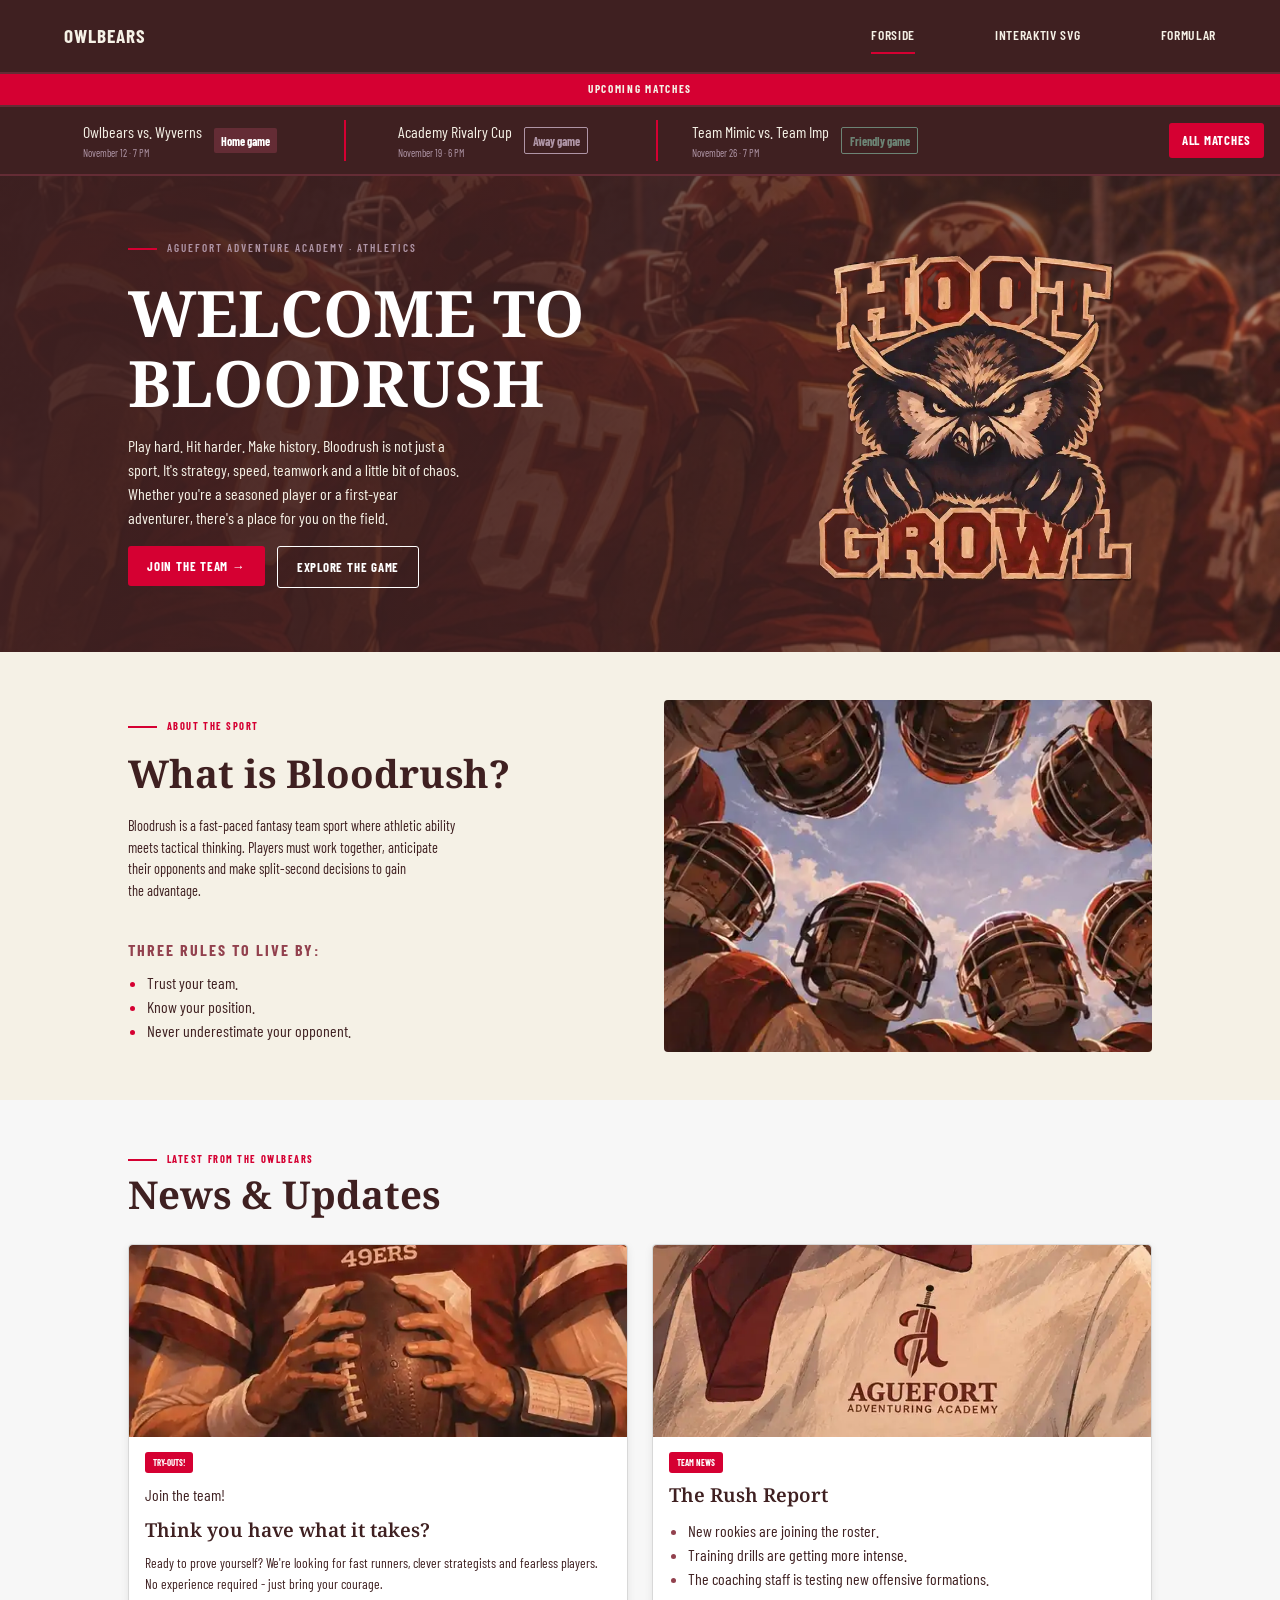
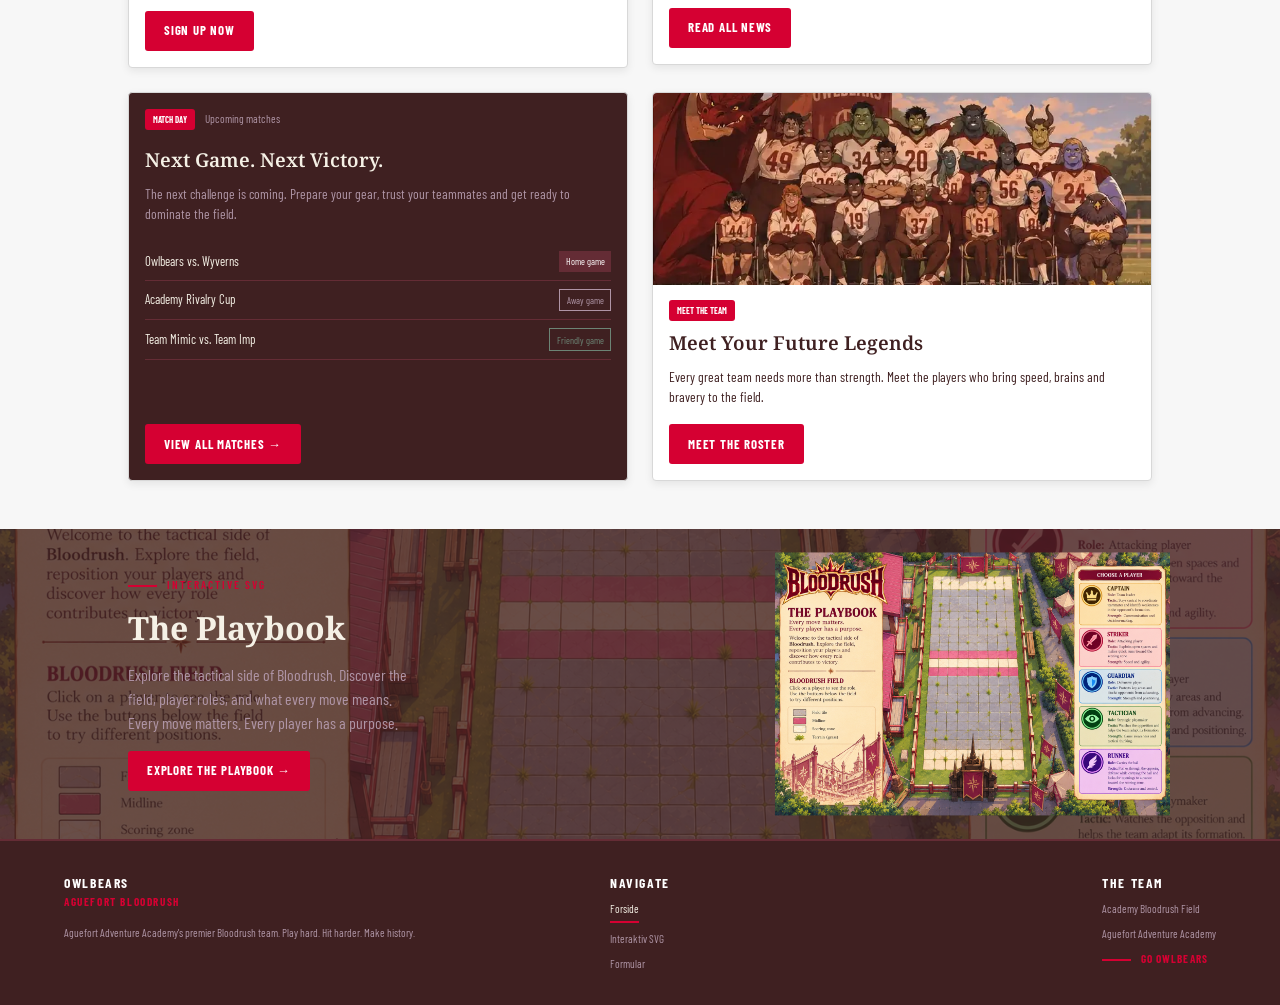
<file: index.html>
<!DOCTYPE html>
<html lang="da">

<head>
  <meta charset="UTF-8">
  <meta name="viewport" content="width=device-width, initial-scale=1.0">

  <link rel="preconnect" href="https://fonts.googleapis.com">
  <link rel="preconnect" href="https://fonts.gstatic.com" crossorigin>
  <link href="https://fonts.googleapis.com/css2?family=Noto+Serif:ital,wght@0,100..900;1,100..900&display=swap"
    rel="stylesheet">
  <link rel="preconnect" href="https://fonts.googleapis.com">
  <link rel="preconnect" href="https://fonts.gstatic.com" crossorigin>
  <link
    href="https://fonts.googleapis.com/css2?family=Barlow+Condensed:ital,wght@0,100;0,200;0,300;0,400;0,500;0,600;0,700;0,800;0,900;1,100;1,200;1,300;1,400;1,500;1,600;1,700;1,800;1,900&display=swap"
    rel="stylesheet">

  <title>Eventnavn</title>

  <link rel="icon" href="imgs/favicon.ico" />

  <link rel="stylesheet" href="./starter.css">
  <link rel="stylesheet" href="./style.css">
</head>

<body>
  <header class="site-header">
    <div class="header-content">
      <a class="site-logo" href="./">OWLBEARS</a>
      <nav class="site-nav">
        <button class="menu-toggle" popovertarget="menu">Menu</button>
        <ul class="nav-menu" id="menu" popover>
          <li><a href="./" aria-current="page">Forside</a></li>
          <li><a href="./svg.html">Interaktiv SVG</a></li>
          <li><a href="./form.html">Formular</a></li>
        </ul>
      </nav>
    </div>
  </header>

  <main>
    <section class="matchstrip">

      <div class="upcomingmatches">
        <p class="section-label">Upcoming matches</p>
      </div>

      <div class="matches">

        <div class="match-item">

          <p class="match-opponent">Owlbears vs. Wyverns</p>
          <p class="match-date">November 12 · 7 PM</p>
          <p class="match-status1">Home game</p>
        </div>

        <div class="match-item">
          <p class="match-opponent">Academy Rivalry Cup</p>
          <p class="match-date">November 19 · 6 PM</p>
          <p class="match-status2">Away game</p>
        </div>

        <div class="match-item">
          <p class="match-opponent">Team Mimic vs. Team Imp</p>
          <p class="match-date">November 26 · 7 PM</p>
          <p class="match-status3">Friendly game</p>
        </div>

        <div class="match-more">
          <a href="#.html" class="button">All matches</a>
        </div>

      </div>
    </section>

    <section class="hero">
      <img class="hero-background" src="./imgs/team_line.webp" alt="Team line">
      <img class="hero-add-on" src="./imgs/hoot_growl2.webp" alt="Hoot growl">
      <p class="hero-label">AGUEFORT ADVENTURE ACADEMY · ATHLETICS</p>
      <h1>WELCOME TO BLOODRUSH</h1>
      <p class="hero-description">Play hard. Hit harder. Make history. Bloodrush is not just a sport. It's strategy,
        speed, teamwork and a
        little bit of
        chaos. Whether you're a seasoned player or a first-year adventurer, there's a place for you on the field.</p>
      <div class="hero-buttons">
        <a href="./form.html" class="button">
          JOIN THE TEAM →
        </a>
        <a href="#popupteaser" class="button-outline">EXPLORE THE GAME</a>
      </div>
    </section>

    <section class="whatisbloodrush">
      <p class="section-label">ABOUT THE SPORT</p>
      <h2>What is Bloodrush?</h2>
      <p class="bloodrush-description">Bloodrush is a fast-paced fantasy team sport where athletic ability meets
        tactical thinking. Players must
        work together,
        anticipate their opponents and make split-second decisions to gain the advantage.</p>
      <p class="bloodrush-rules-heading">THREE RULES TO LIVE BY:</p>
      <ul class="bloodrush-features">
        <li>Trust your team.</li>
        <li>Know your position.</li>
        <li>Never underestimate your opponent.</li>
      </ul>
      <img class="bloodrush-image" src="./imgs/team_circle.webp" alt="Team circle">
    </section>

    <section class="popupteaser">
      <p class="section-label">LATEST FROM THE OWLBEARS</p>
      <h2>News & Updates</h2>

      <article>
        <div class="tryouts popup-card">
          <img src="./imgs/bloodrush_player.webp" alt="Bloodrush player">
          <p class="popup-category">TRY-OUTS!</p>
          <p class="popup-subtitle">Join the team!</p>
          <h3 class="popup-title">Think you have what it takes?</h3>
          <p class="popup-description">Ready to prove yourself? We're looking for fast runners, clever strategists and
            fearless players. No
            experience required
            - just bring your courage.</p>
          <button class="button" popovertarget="popover-tryouts">
            SIGN UP NOW
          </button>
        </div>

        <div class="popup-content popover-panel popover-tryouts" id="popover-tryouts" popover>
          <div class="popover-hero">
            <img src="./imgs/bloodrush_ball.webp" alt="Bloodrush ball">

            <div class="popover-hero-text">
              <p class="popup-category popover-category">TRY-OUTS!</p>
              <h4>Join the team!</h4>
            </div>

            <button class="popover-close" popovertarget="popover-tryouts" popovertargetaction="hide"
              aria-label="Close popup">
              <span aria-hidden="true">×</span>
            </button>
          </div>

          <div class="popover-body">
            <h3>Think you have what it takes?</h3>

            <p class="popover-intro">
              Ready to prove yourself? We're looking for fast runners,
              clever strategists and fearless players. No experience
              required - just bring your courage.
            </p>

            <div class="popover-section">
              <p class="popover-section-title">WHAT WE'RE LOOKING FOR</p>
              <ul>
                <li>Fast runners who can carry the ball and push through the scoring zone.</li>
                <li>Clever strategists who can read the field and anticipate opponents.</li>
                <li>Fearless players who trust their team and give everything on the field.</li>
              </ul>
            </div>

            <p class="popover-note">
              Try-outs are open to students of all years. You don't need
              to be the strongest adventurer in the academy — you need
              courage, commitment and the willingness to fight for your team.
            </p>

            <a href="./form.html" class="button">SIGN UP NOW</a>
          </div>
        </div>
      </article>

      <article>
        <div class="teamnews popup-card">
          <img src="./imgs/aguefort_uniform.webp" alt="Aguefort uniform">
          <p class="popup-category">TEAM NEWS</p>
          <h3 class="popup-title">The Rush Report</h3>
          <ul class="popup-list">
            <li>New rookies are joining the roster.</li>
            <li>Training drills are getting more intense.</li>
            <li>The coaching staff is testing new offensive formations.</li>
          </ul>
          <button class="button" popovertarget="popover-teamnews">READ ALL NEWS</button>
        </div>

        <div class="popup-content popover-panel popover-teamnews" id="popover-teamnews" popover>

          <div class="popover-hero">
            <img src="./imgs/worn_cap.webp" alt="Worn cap">

            <div class="popover-hero-text">
              <p class="popup-category popover-category">TEAM NEWS</p>
              <h4>Latest updates</h4>
            </div>

            <button class="popover-close" popovertarget="popover-teamnews" popovertargetaction="hide"
              aria-label="Close popup">
              <span aria-hidden="true">×</span>
            </button>
          </div>

          <div class="popover-body">
            <h3>The Rush Report</h3>

            <p class="popover-intro">
              Stay up to date with everything happening on and off the field.
              Here's what's new from the Owlbears coaching staff and roster.
            </p>

            <div class="popover-news-item">
              <p class="popover-section-title">ROSTER</p>
              <h4>New rookies are joining the roster.</h4>
              <p>
                Fresh adventurers have answered the call. The coaching staff
                welcomes the newest class of Owlbear recruits to the training grounds.
              </p>
            </div>

            <div class="popover-news-item">
              <p class="popover-section-title">TRAINING</p>
              <h4>Training drills are getting more intense.</h4>
              <p>
                The squad is pushing their limits this season. Endurance,
                positioning and quick thinking are being tested every session.
              </p>
            </div>

            <div class="popover-news-item">
              <p class="popover-section-title">STRATEGY</p>
              <h4>New offensive formations being tested.</h4>
              <p>
                The coaching staff is testing new offensive formations to
                keep opponents guessing this season.
              </p>
            </div>

            <a href="#" class="button">READ ALL NEWS</a>
          </div>
        </div>
      </article>

      <article>
        <div class="matchday popup-card">
          <p class="popup-category">MATCH DAY</p>
          <p class="popup-subtitle">Upcoming matches</p>
          <h3 class="popup-title">Next Game. Next Victory.</h3>
          <p class="popup-description">The next challenge is coming. Prepare your gear, trust your teammates and get
            ready
            to dominate the field.
          </p>

          <dl class="match-list">
            <div>
              <dt>Owlbears vs. Wyverns</dt>
              <dd class="match-list-status1">Home game</dd>
            </div>

            <div>
              <dt>Academy Rivalry Cup</dt>
              <dd class="match-list-status2">Away game</dd>
            </div>

            <div>
              <dt>Team Mimic vs. Team Imp</dt>
              <dd class="match-list-status3">Friendly game</dd>
            </div>
          </dl>

          <button class="button" popovertarget="popover-matchday">VIEW ALL MATCHES →</button>
        </div>

        <div class="popup-content popover-panel popover-matchday" id="popover-matchday" popover>

          <div class="popover-hero">
            <img src="./imgs/owlbears_trophy.webp" alt="Owlbears trophy">

            <div class="popover-hero-text">
              <p class="popup-category popover-category">MATCH DAY</p>
              <h4>Next Game. Next Victory.</h4>
            </div>

            <button class="popover-close" popovertarget="popover-matchday" popovertargetaction="hide"
              aria-label="Close popup">
              <span aria-hidden="true">×</span>
            </button>
          </div>

          <div class="popover-body">
            <p class="popover-intro">
              The next challenge is coming. Prepare your gear, trust your
              teammates and get ready to dominate the field.
            </p>

            <div class="matchday-schedule">

              <div class="matchday-game">
                <div class="matchday-game-info">
                  <h4>Owlbears vs. Wyverns</h4>
                  <p>Academy Bloodrush Field</p>
                </div>
                <span class="matchday-status status-upcoming">Home game</span>
              </div>

              <div class="matchday-game">
                <div class="matchday-game-info">
                  <h4>Academy Rivalry Cup</h4>
                  <p>Championship Series</p>
                </div>
                <span class="matchday-status status-coming">Away game</span>
              </div>

              <div class="matchday-game">
                <div class="matchday-game-info">
                  <h4>Team Mimic vs. Team Imp</h4>
                  <p>Training Ground</p>
                </div>
                <span class="matchday-status status-training">Friendly game</span>
              </div>

            </div>

            <div class="matchday-footer">
              <a href="#" class="button">VIEW FULL SCHEDULE →</a>
            </div>
          </div>
        </div>
      </article>

      <article>
        <div class="meettheteam popup-card">
          <img src="./imgs/owlbears_team.webp" alt="Owlbears team">
          <p class="popup-category">MEET THE TEAM</p>
          <h3 class="popup-title">Meet Your Future Legends</h3>
          <p class="popup-description">Every great team needs more than strength. Meet the players who bring speed,
            brains
            and bravery to the
            field.</p>
          <button class="button" popovertarget="popover-meettheteam">MEET THE ROSTER</button>
        </div>

        <div class="popup-content popover-panel popover-meettheteam" id="popover-meettheteam" popover>

          <div class="popover-hero meetteam-hero">
            <img src="./imgs/locker_room.webp" alt="Owlbears locker room">

            <div class="popover-hero-text">
              <p class="popup-category popover-category">MEET THE TEAM</p>
              <h4>Meet Your Future Legends</h4>
            </div>

            <button class="popover-close" popovertarget="popover-meettheteam" popovertargetaction="hide"
              aria-label="Close popup">
              <span aria-hidden="true">×</span>
            </button>
          </div>

          <div class="popover-body meetteam-body">

            <p class="popover-intro">
              Every great team needs more than strength. Meet the players
              who bring speed, brains and bravery to the field.
            </p>


            <div class="meetteam-gallery">

              <div class="meetteam-player">
                <img src="./imgs/karakterer/fabian.webp" alt="Fabian Seacaster">
                <p><strong>Fabian Seacaster</strong> - Captain</p>
              </div>

              <div class="meetteam-player">
                <img src="./imgs/karakterer/riz.webp" alt="Riz Gukgak">
                <p><strong>Riz Gukgak</strong> - Tactician</p>
              </div>

              <div class="meetteam-player">
                <img src="./imgs/karakterer/max.webp" alt="Max Durden">
                <p><strong>Max Durden</strong> - Striker</p>
              </div>

              <div class="meetteam-player">
                <img src="./imgs/karakterer/mary.webp" alt="Mary Ann Skuttle">
                <p><strong>Mary Ann Skuttle</strong> - Runner</p>
              </div>

              <div class="meetteam-player">
                <img src="./imgs/karakterer/ragh.webp" alt="Ragh Barkrock">
                <p><strong>Ragh Barkrock</strong> - Guardian</p>
              </div>

              <div class="meetteam-player">
                <img src="./imgs/karakterer/kleechk.webp" alt="Kleechk">
                <p><strong>Kleechk</strong> - Substitute</p>
              </div>

            </div>


            <div class="meetteam-roles">
              <p class="meetteam-section-label">PLAYER ROLES</p>

              <div class="meetteam-role-grid">

                <div>
                  <h4>The Captain</h4>
                  <p>Leads the team and calls the plays.</p>
                </div>

                <div>
                  <h4>The Striker</h4>
                  <p>Fast, fearless and always looking for a scoring opportunity.</p>
                </div>

                <div>
                  <h4>The Guardian</h4>
                  <p>Protects teammates and holds the line.</p>
                </div>

                <div>
                  <h4>The Tactician</h4>
                  <p>Reads the field and predicts the opponent's next move.</p>
                </div>

                <div>
                  <h4>The Runner</h4>
                  <p>Carries the ball and pushes toward the scoring zone.</p>
                </div>

              </div>
            </div>


            <div class="meetteam-playbook">
              <img src="./imgs/svg.webp" alt="Bloodrush playbook">

              <div class="meetteam-playbook-content">
                <p class="meetteam-section-label">BLOODRUSH TACTICS</p>
                <h4>Explore the Bloodrush Playbook</h4>
                <p>
                  See the field, discover every player role and explore
                  tactical formations. Every move matters. Every player
                  has a purpose.
                </p>
                <a href="./svg.html" class="button">EXPLORE THE PLAYBOOK →</a>
              </div>
            </div>

            <a href="./form.html" class="button meetteam-join">
              MEET THE ROSTER
            </a>

          </div>
        </div>
    </section>

    <section class="playbookteaser">
      <img class="playbook-background" src="./imgs/svg.webp" alt="SVG">
      <p class="section-label">INTERACTIVE SVG</p>
      <h2>The Playbook</h2>
      <p class="playbook-description">Explore the tactical side of Bloodrush. Discover the field, player roles, and what
        every move means. Every
        move matters.
        Every player has a purpose.</p>
      <a href="./svg.html" class="button">
        EXPLORE THE PLAYBOOK →
      </a>
      <img class="playbook-image" src="./imgs/svg.webp" alt="SVG">
    </section>
  </main>

  <footer class="site-footer">
    <div class="footer-content">
      <div class="footer-column">
        <p class="footer-heading">OWLBEARS</p>
        <p class="footer-subheading">AGUEFORT BLOODRUSH</p>
        <p class="footer-description">Aguefort Adventure Academy's premier Bloodrush team. Play hard. Hit harder. Make
          history.</p>
      </div>

      <div class="footer-column">
        <p class="footer-heading">NAVIGATE</p>
        <nav class="footer-nav">
          <a href="./" aria-current="page">Forside</a>
          <a href="./svg.html">Interaktiv SVG</a>
          <a href="./form.html">Formular</a>
        </nav>
      </div>

      <div class="footer-column">
        <p class="footer-heading">THE TEAM</p>
        <p>Academy Bloodrush Field</p>
        <p>Aguefort Adventure Academy</p>
        <p class="footer-highlight">GO OWLBEARS</p>
      </div>
    </div>
  </footer>

  <script src="./script.js"></script>
</body>

</html>
</file>
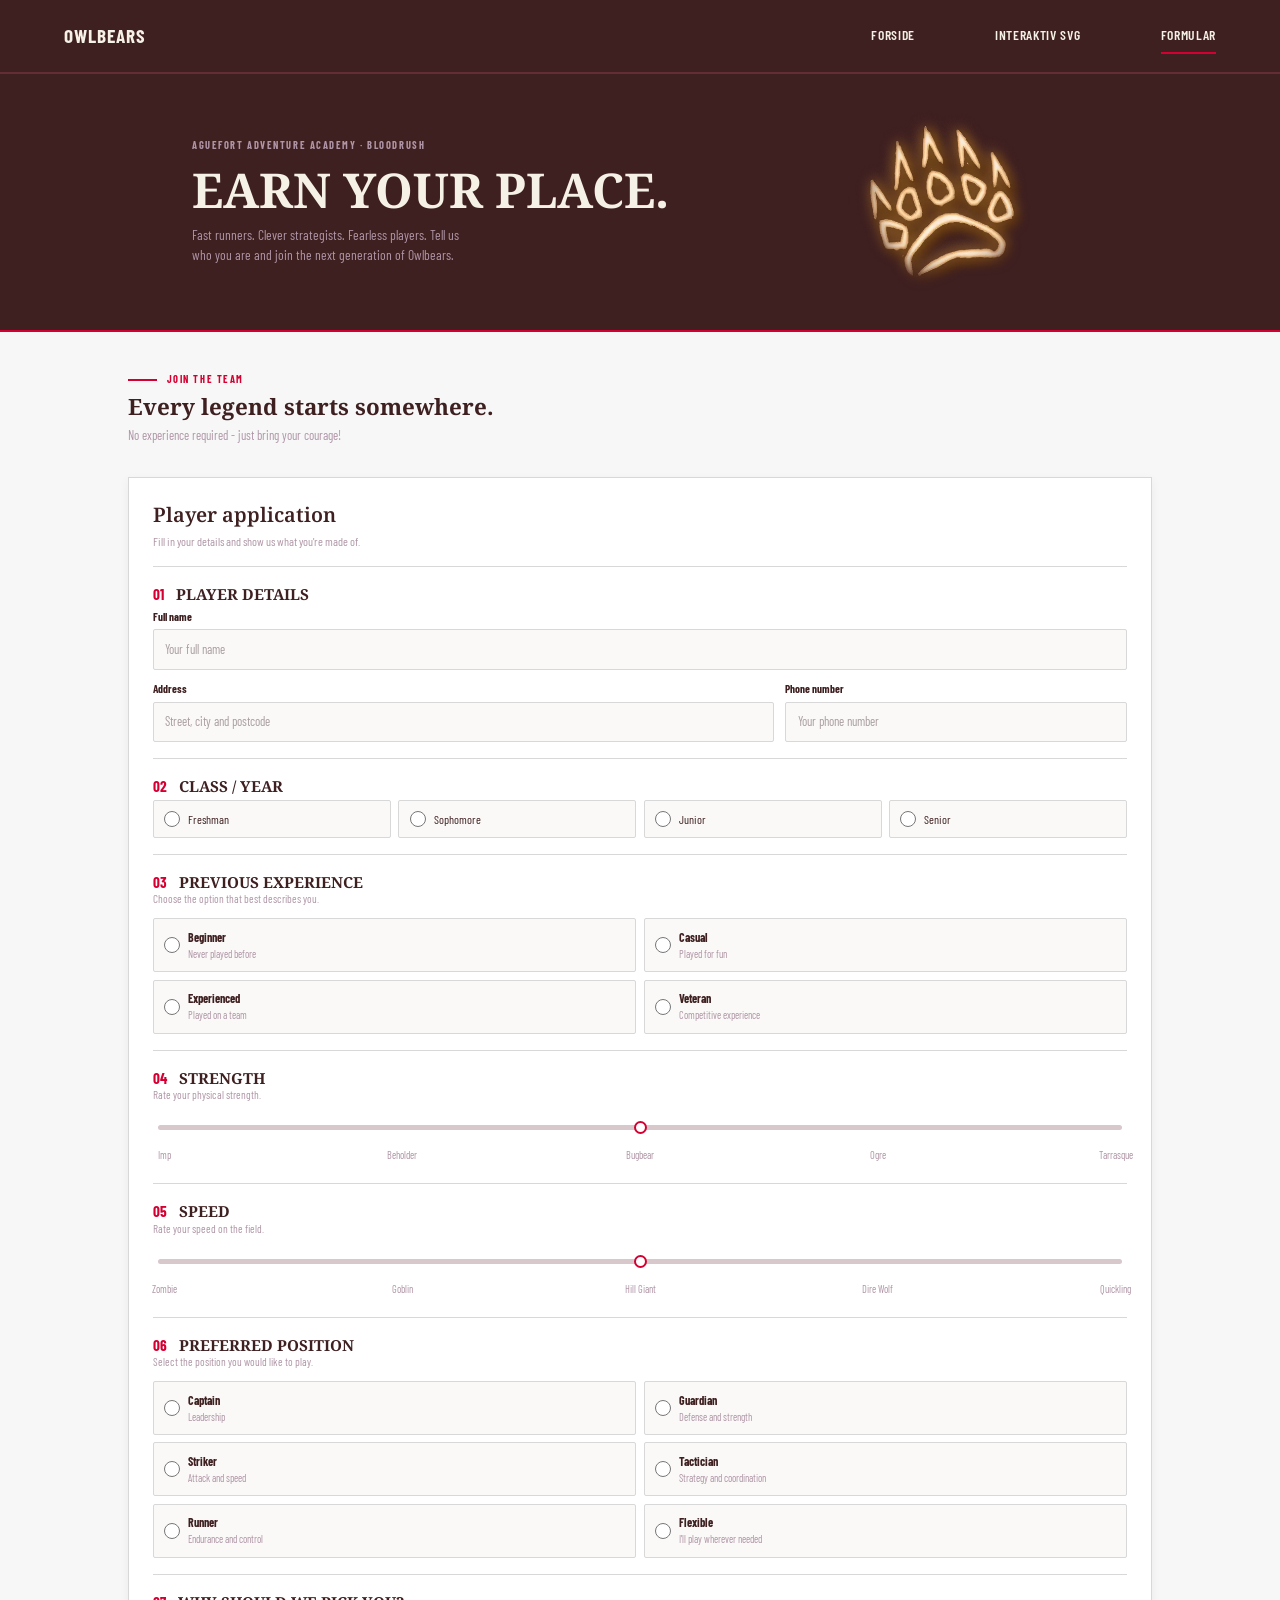
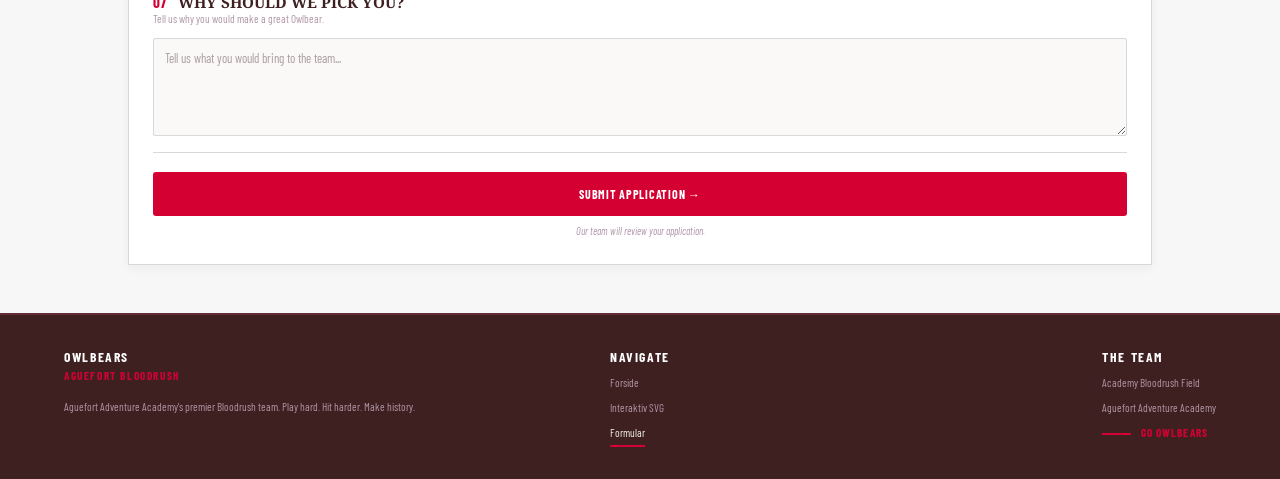
<file: form.html>
<!DOCTYPE html>
<html lang="da">

<head>
  <meta charset="UTF-8">
  <meta name="viewport" content="width=device-width, initial-scale=1.0">

  <link rel="preconnect" href="https://fonts.googleapis.com">
  <link rel="preconnect" href="https://fonts.gstatic.com" crossorigin>
  <link href="https://fonts.googleapis.com/css2?family=Noto+Serif:ital,wght@0,100..900;1,100..900&display=swap"
    rel="stylesheet">
  <link rel="preconnect" href="https://fonts.googleapis.com">
  <link rel="preconnect" href="https://fonts.gstatic.com" crossorigin>
  <link
    href="https://fonts.googleapis.com/css2?family=Barlow+Condensed:ital,wght@0,100;0,200;0,300;0,400;0,500;0,600;0,700;0,800;0,900;1,100;1,200;1,300;1,400;1,500;1,600;1,700;1,800;1,900&display=swap"
    rel="stylesheet">

  <title>Eventnavn</title>

  <link rel="icon" href="imgs/favicon.ico" />

  <link rel="stylesheet" href="./starter.css">
  <link rel="stylesheet" href="./style.css">
</head>

<body>
  <header class="site-header">
    <div class="header-content">
      <a class="site-logo" href="./">OWLBEARS</a>
      <nav class="site-nav">
        <button class="menu-toggle" popovertarget="menu">Menu</button>
        <ul class="nav-menu" id="menu" popover>
          <li><a href="./index.html">Forside</a></li>
          <li><a href="./svg.html">Interaktiv SVG</a></li>
          <li><a href="./" aria-current="page">Formular</a></li>
        </ul>
      </nav>
    </div>
  </header>

  <main>
    <section class="form-page">
      <div class="form-banner">
        <div>
          <p class="form-eyebrow">AGUEFORT ADVENTURE ACADEMY · BLOODRUSH</p>
          <h1>EARN YOUR PLACE.</h1>
          <p>
            Fast runners. Clever strategists. Fearless players.
            Tell us who you are and join the next generation of Owlbears.
          </p>
        </div>

        <div class="form-banner-image">
          <img src="./imgs/claws_owlbear.webp" alt="Owlbear claws">
        </div>
      </div>

      <div class="form-intro">
        <p class="form-section-label">JOIN THE TEAM</p>
        <h2>Every legend starts somewhere.</h2>
        <p>
          No experience required - just bring your courage!
        </p>
      </div>

      <form class="application-form" action="./opsamling.html" method="get">

        <div class="form-heading">
          <h3>Player application</h3>
          <p>Fill in your details and show us what you're made of.</p>
        </div>

        <fieldset class="form-section">
          <legend><span>01</span> PLAYER DETAILS</legend>

          <div class="form-fields">
            <div class="form-field full-width">
              <label for="full-name">Full name</label>
              <input type="text" id="full-name" name="full-name" placeholder="Your full name" required>
            </div>

            <div class="form-field">
              <label for="address">Address</label>
              <input type="text" id="address" name="address" placeholder="Street, city and postcode" required>
            </div>

            <div class="form-field">
              <label for="phone">Phone number</label>
              <input type="tel" id="phone" name="phone" placeholder="Your phone number" required>
            </div>
          </div>
        </fieldset>

        <fieldset class="form-section">
          <legend><span>02</span> CLASS / YEAR</legend>

          <div class="choice-grid four-columns">
            <label class="choice-card">
              <input type="radio" name="class-year" value="Freshman" required>
              <span>Freshman</span>
            </label>

            <label class="choice-card">
              <input type="radio" name="class-year" value="Sophomore">
              <span>Sophomore</span>
            </label>

            <label class="choice-card">
              <input type="radio" name="class-year" value="Junior">
              <span>Junior</span>
            </label>

            <label class="choice-card">
              <input type="radio" name="class-year" value="Senior">
              <span>Senior</span>
            </label>
          </div>
        </fieldset>

        <fieldset class="form-section">
          <legend><span>03</span> PREVIOUS EXPERIENCE</legend>
          <p class="form-help">Choose the option that best describes you.</p>

          <div class="choice-grid two-columns">

            <label class="choice-card">
              <input type="radio" name="experience" value="Beginner" required>
              <span>
                <strong>Beginner</strong>
                <small>Never played before</small>
              </span>
            </label>

            <label class="choice-card">
              <input type="radio" name="experience" value="Casual">
              <span>
                <strong>Casual</strong>
                <small>Played for fun</small>
              </span>
            </label>

            <label class="choice-card">
              <input type="radio" name="experience" value="Experienced">
              <span>
                <strong>Experienced</strong>
                <small>Played on a team</small>
              </span>
            </label>

            <label class="choice-card">
              <input type="radio" name="experience" value="Veteran">
              <span>
                <strong>Veteran</strong>
                <small>Competitive experience</small>
              </span>
            </label>

          </div>
        </fieldset>

        <fieldset class="form-section">
          <legend><span>04</span> STRENGTH</legend>
          <p class="form-help">Rate your physical strength.</p>

          <div class="range-wrapper">
            <input type="range" id="strength" name="strength" min="1" max="5" step="1" value="3">

            <div class="range-labels">
              <span>Imp</span>
              <span>Beholder</span>
              <span>Bugbear</span>
              <span>Ogre</span>
              <span>Tarrasque</span>
            </div>
          </div>
        </fieldset>

        <fieldset class="form-section">
          <legend><span>05</span> SPEED</legend>
          <p class="form-help">Rate your speed on the field.</p>

          <div class="range-wrapper">
            <input type="range" id="speed" name="speed" min="1" max="5" step="1" value="3">

            <div class="range-labels">
              <span>Zombie</span>
              <span>Goblin</span>
              <span>Hill Giant</span>
              <span>Dire Wolf</span>
              <span>Quickling</span>
            </div>
          </div>
        </fieldset>

        <fieldset class="form-section">
          <legend><span>06</span> PREFERRED POSITION</legend>
          <p class="form-help">Select the position you would like to play.</p>

          <div class="choice-grid two-columns">

            <label class="choice-card">
              <input type="radio" name="position" value="Captain" required>
              <span>
                <strong>Captain</strong>
                <small>Leadership</small>
              </span>
            </label>

            <label class="choice-card">
              <input type="radio" name="position" value="Guardian">
              <span>
                <strong>Guardian</strong>
                <small>Defense and strength</small>
              </span>
            </label>

            <label class="choice-card">
              <input type="radio" name="position" value="Striker">
              <span>
                <strong>Striker</strong>
                <small>Attack and speed</small>
              </span>
            </label>

            <label class="choice-card">
              <input type="radio" name="position" value="Tactician">
              <span>
                <strong>Tactician</strong>
                <small>Strategy and coordination</small>
              </span>
            </label>

            <label class="choice-card">
              <input type="radio" name="position" value="Runner">
              <span>
                <strong>Runner</strong>
                <small>Endurance and control</small>
              </span>
            </label>

            <label class="choice-card">
              <input type="radio" name="position" value="Flexible">
              <span>
                <strong>Flexible</strong>
                <small>I'll play wherever needed</small>
              </span>
            </label>

          </div>
        </fieldset>

        <fieldset class="form-section">
          <legend><span>07</span> WHY SHOULD WE PICK YOU?</legend>
          <p class="form-help">Tell us why you would make a great Owlbear.</p>

          <div class="form-field">
            <textarea id="application-message" name="application-message" rows="4"
              placeholder="Tell us what you would bring to the team..."></textarea>
          </div>
        </fieldset>

        <div class="form-submit">
          <button type="submit" class="button">
            SUBMIT APPLICATION →
          </button>
          <p>Our team will review your application.</p>
        </div>

      </form>
    </section>
  </main>

  <footer class="site-footer">
    <div class="footer-content">
      <div class="footer-column">
        <p class="footer-heading">OWLBEARS</p>
        <p class="footer-subheading">AGUEFORT BLOODRUSH</p>
        <p class="footer-description">Aguefort Adventure Academy's premier Bloodrush team. Play hard. Hit harder. Make
          history.</p>
      </div>

      <div class="footer-column">
        <p class="footer-heading">NAVIGATE</p>
        <nav class="footer-nav">
          <a href="./index.html">Forside</a>
          <a href="./svg.html">Interaktiv SVG</a>
          <a href="./" aria-current="page">Formular</a>
        </nav>
      </div>

      <div class="footer-column">
        <p class="footer-heading">THE TEAM</p>
        <p>Academy Bloodrush Field</p>
        <p>Aguefort Adventure Academy</p>
        <p class="footer-highlight">GO OWLBEARS</p>
      </div>
    </div>
  </footer>
  <script src="./script.js"></script>
</body>

</html>
</file>
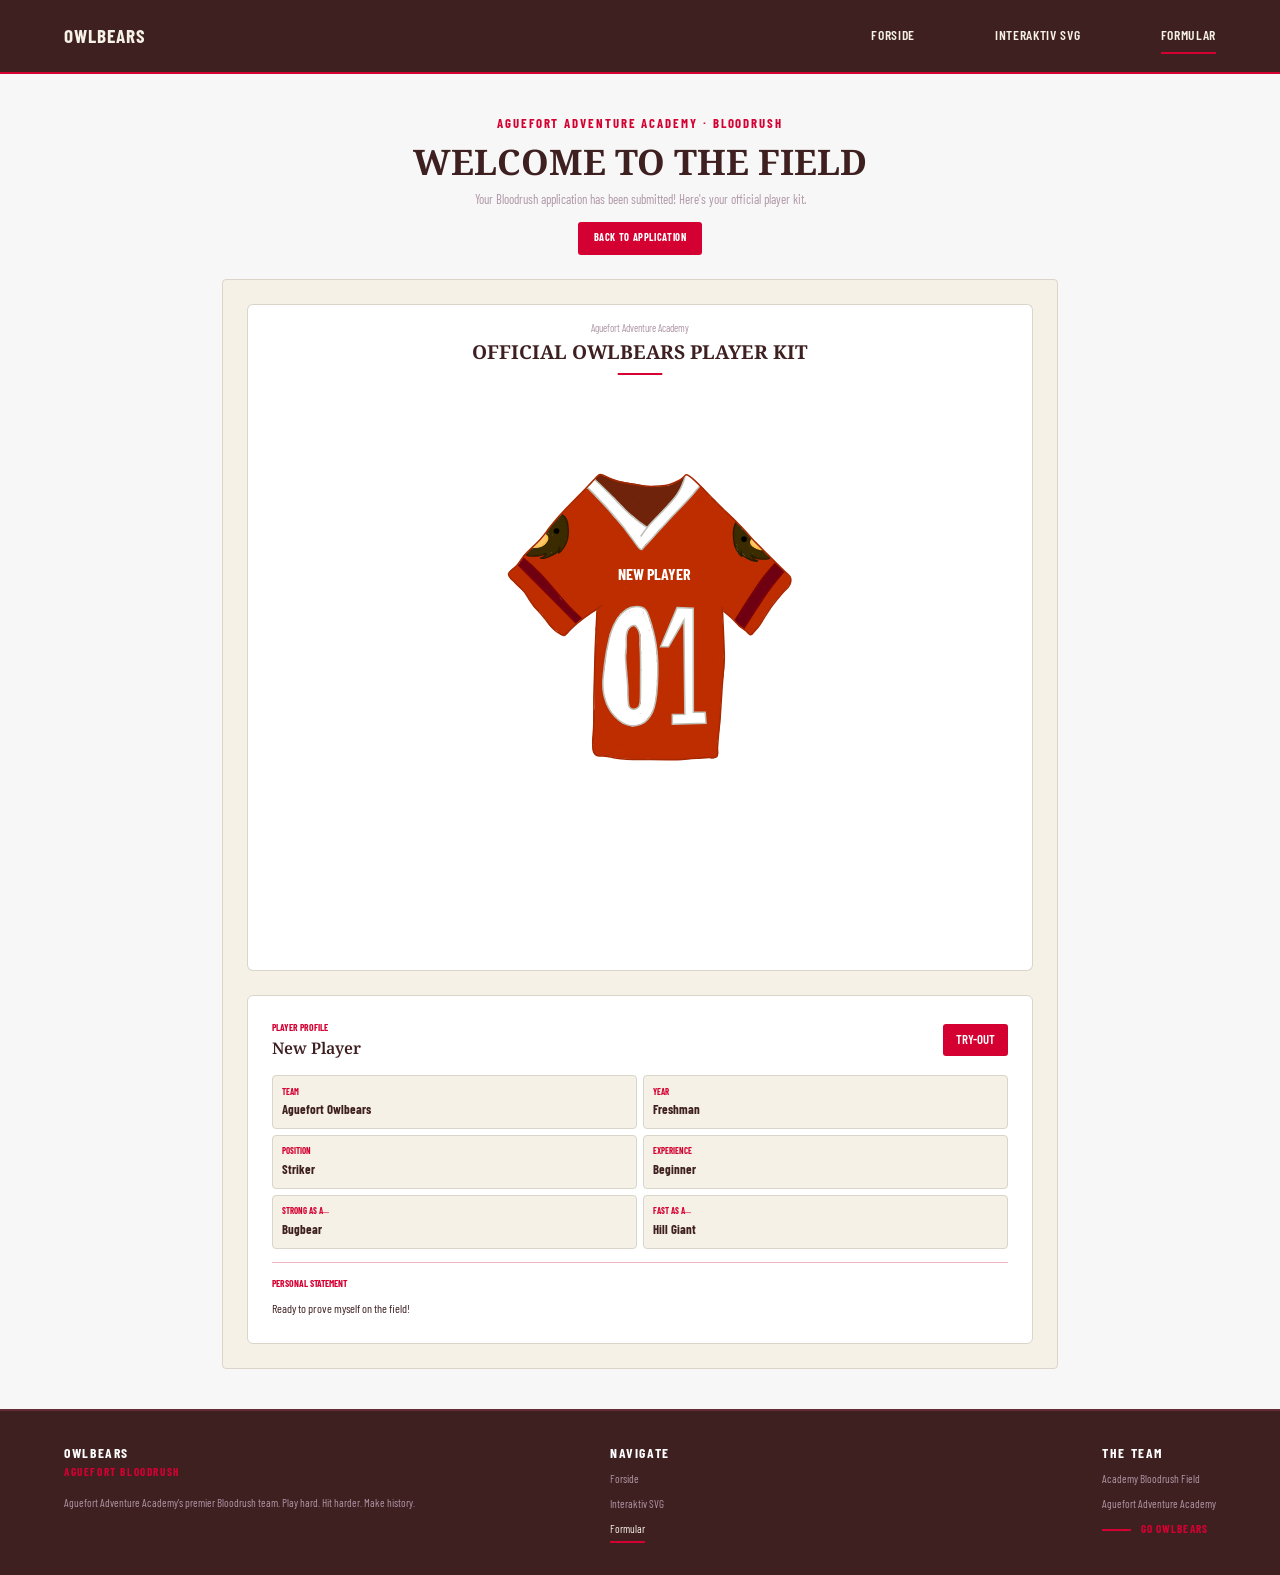
<file: opsamling.html>
<!DOCTYPE html>
<html lang="da">

<head>
  <meta charset="UTF-8">
  <meta name="viewport" content="width=device-width, initial-scale=1.0">

  <link rel="preconnect" href="https://fonts.googleapis.com">
  <link rel="preconnect" href="https://fonts.gstatic.com" crossorigin>
  <link href="https://fonts.googleapis.com/css2?family=Noto+Serif:ital,wght@0,100..900;1,100..900&display=swap"
    rel="stylesheet">
  <link rel="preconnect" href="https://fonts.googleapis.com">
  <link rel="preconnect" href="https://fonts.gstatic.com" crossorigin>
  <link
    href="https://fonts.googleapis.com/css2?family=Barlow+Condensed:ital,wght@0,100;0,200;0,300;0,400;0,500;0,600;0,700;0,800;0,900;1,100;1,200;1,300;1,400;1,500;1,600;1,700;1,800;1,900&display=swap"
    rel="stylesheet">

  <title>Aguefort Academy Owlbears</title>

  <link rel="icon" href="imgs/favicon.ico" />

  <link rel="stylesheet" href="./starter.css">
  <link rel="stylesheet" href="./style.css">
</head>

<body>
  <header class="site-header">
    <div class="header-content">
      <a class="site-logo" href="./">OWLBEARS</a>
      <nav class="site-nav">
        <button class="menu-toggle" popovertarget="menu">Menu</button>
        <ul class="nav-menu" id="menu" popover>
          <li><a href="./index.html">Forside</a></li>
          <li><a href="./svg.html">Interaktiv SVG</a></li>
          <li><a href="./" aria-current="page">Formular</a></li>
        </ul>
      </nav>
    </div>
  </header>

  <main class="opsamling-main">
    <section class="opsamling-page">
      <div class="opsamling-intro">
        <p class="section-label">AGUEFORT ADVENTURE ACADEMY · BLOODRUSH</p>
        <h1>WELCOME TO THE FIELD</h1>
        <p>
          Your Bloodrush application has been submitted!
          Here's your official player kit.
        </p>
        <div class="actions">
          <a class="button" href="./form.html">BACK TO APPLICATION</a>
        </div>
      </div>

      <article class="opsamling-placeholder">
        <div class="player-kit">
          <div class="kit-header">
            <p>Aguefort Adventure Academy</p>
            <h2>OFFICIAL OWLBEARS PLAYER KIT</h2>
          </div>


          <!-- jersey -->

          <div class="jersey-container">

            <img id="player-jersey" src="svg/svg_jersey/freshman_striker.svg" alt="bloodrush player jersey">
            <p id="jersey-name">PLAYER NAME</p>
          </div>


          <!-- player profile -->
          <section class="player-profile">

            <div class="profile-header">
              <div>
                <p>PLAYER PROFILE</p>
                <h3 id="player-name">Player name</h3>
              </div>

              <span class="profile-status">TRY-OUT</span>
            </div>

            <div class="profile-grid">
              <div class="profile-info">
                <p>YEAR</p>
                <span id="player-year">Freshman</span>
              </div>

              <div class="profile-info">
                <p>EXPERIENCE</p>
                <span id="player-experience">Beginner</span>
              </div>

              <div class="profile-info">
                <p>POSITION</p>
                <span id="player-position">Striker</span>
              </div>

              <div class="profile-info">
                <p>TEAM</p>
                <span id="player-team">Owlbears</span>
              </div>

              <div class="profile-info">
                <p>STRONG AS A...</p>
                <span id="player-strength">Bugbear</span>
              </div>

              <div class="profile-info">
                <p>FAST AS A...</p>
                <span id="player-speed">Hill Giant</span>
              </div>
            </div>

            <div class="profile-statement">
              <p>PERSONAL STATEMENT</p>
              <span id="player-motivation">
                Ready to prove myself on the field!
              </span>
            </div>
          </section>
        </div>
      </article>
    </section>
  </main>

  <footer class="site-footer">
    <div class="footer-content">
      <div class="footer-column">
        <p class="footer-heading">OWLBEARS</p>
        <p class="footer-subheading">AGUEFORT BLOODRUSH</p>
        <p class="footer-description">Aguefort Adventure Academy's premier Bloodrush team. Play hard. Hit harder. Make
          history.</p>
      </div>

      <div class="footer-column">
        <p class="footer-heading">NAVIGATE</p>
        <nav class="footer-nav">
          <a href="./index.html">Forside</a>
          <a href="./svg.html">Interaktiv SVG</a>
          <a href="./" aria-current="page">Formular</a>
        </nav>
      </div>

      <div class="footer-column">
        <p class="footer-heading">THE TEAM</p>
        <p>Academy Bloodrush Field</p>
        <p>Aguefort Adventure Academy</p>
        <p class="footer-highlight">GO OWLBEARS</p>
      </div>
    </div>
  </footer>
  <script src="./script.js"></script>
</body>

</html>
</file>
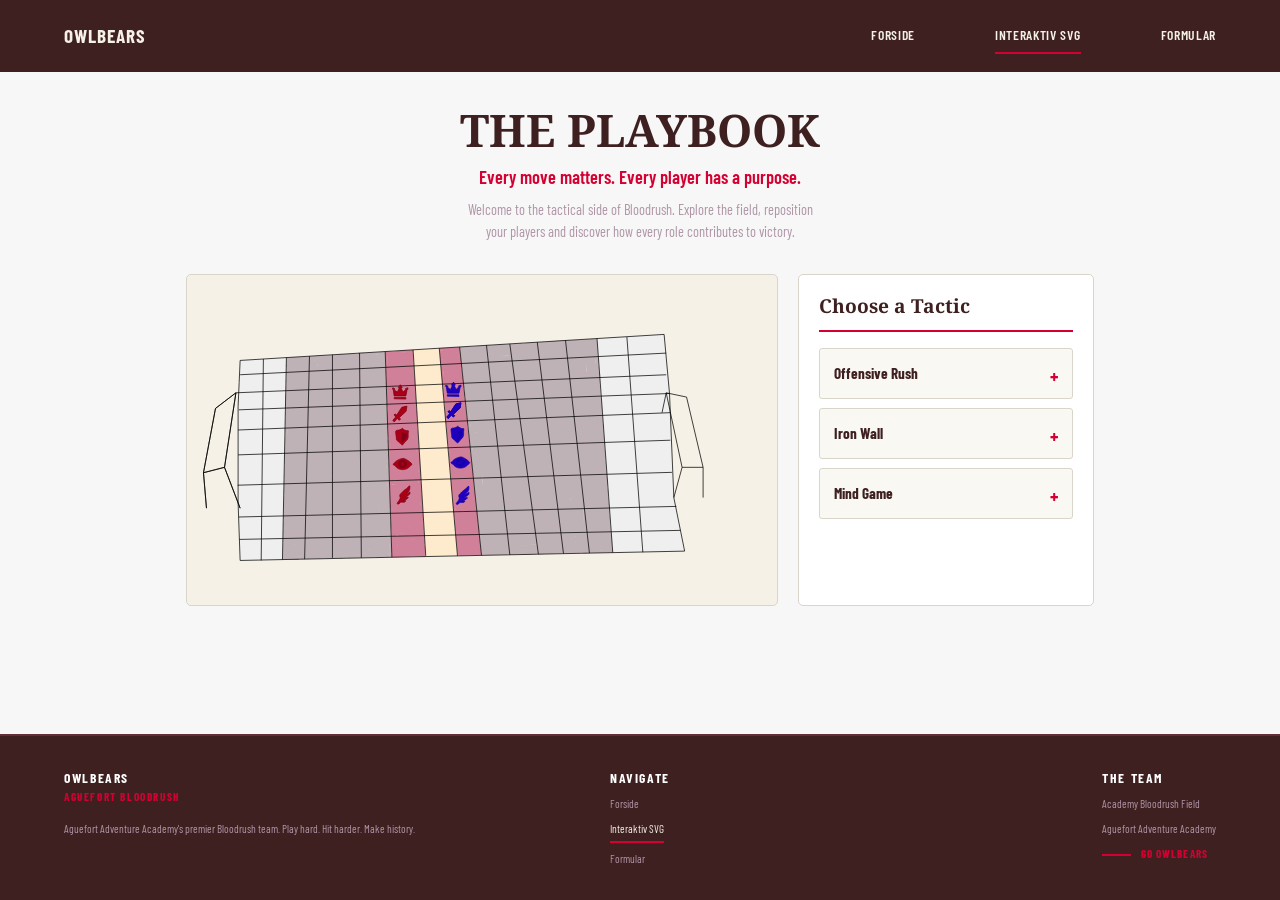
<file: svg.html>
<!DOCTYPE html>
<html lang="da">

<head>
  <meta charset="UTF-8">
  <meta name="viewport" content="width=device-width, initial-scale=1.0">

  <link rel="preconnect" href="https://fonts.googleapis.com">
  <link rel="preconnect" href="https://fonts.gstatic.com" crossorigin>
  <link href="https://fonts.googleapis.com/css2?family=Noto+Serif:ital,wght@0,100..900;1,100..900&display=swap"
    rel="stylesheet">
  <link rel="preconnect" href="https://fonts.googleapis.com">
  <link rel="preconnect" href="https://fonts.gstatic.com" crossorigin>
  <link
    href="https://fonts.googleapis.com/css2?family=Barlow+Condensed:ital,wght@0,100;0,200;0,300;0,400;0,500;0,600;0,700;0,800;0,900;1,100;1,200;1,300;1,400;1,500;1,600;1,700;1,800;1,900&display=swap"
    rel="stylesheet">

  <title>Eventnavn</title>

  <link rel="icon" href="imgs/favicon.ico" />

  <link rel="stylesheet" href="./starter.css">
  <link rel="stylesheet" href="./style.css">
</head>

<body>
  <header class="site-header">
    <div class="header-content">
      <a class="site-logo" href="./">OWLBEARS</a>
      <nav class="site-nav">
        <button class="menu-toggle" popovertarget="menu">Menu</button>
        <ul class="nav-menu" id="menu" popover>
          <li><a href="./index.html">Forside</a></li>
          <li><a href="./" aria-current="page">Interaktiv SVG</a></li>
          <li><a href="./form.html">Formular</a></li>
        </ul>
      </nav>
    </div>
  </header>

  <main>
    <section class="svg-page">
      <header class="svg-intro">
        <h1>THE PLAYBOOK</h1>
        <h2>Every move matters. Every player has a purpose.</h2>
        <p>Welcome to the tactical side of Bloodrush. Explore the field, reposition your players and discover how every
          role contributes to victory.</p>
      </header>

      <section class="svg-layout">
        <div class="svg-placeholder">
          <svg class="bloodrush-svg" viewBox="0 0 750 400">
            <use href="./svg/bloodrush_bane.svg#field_farve"></use>
            <use href="./svg/bloodrush_bane.svg#field_outline"></use>
            <use href="./svg/bloodrush_bane.svg#Layer_3"></use>
            <use class="captain" href="./svg/bloodrush_bane.svg#captain_owlbears"></use>
            <use class="striker" href="./svg/bloodrush_bane.svg#striker_owlbears"></use>
            <use class="guardian" href="./svg/bloodrush_bane.svg#guardian_owlbear"></use>
            <use class="tactician" href="./svg/bloodrush_bane.svg#tactician_owlbears"></use>
            <use class="runner" href="./svg/bloodrush_bane.svg#runner_owlbears"></use>
            <use href="./svg/bloodrush_bane.svg#cap_enemy"></use>
            <use href="./svg/bloodrush_bane.svg#striker_enemy"></use>
            <use href="./svg/bloodrush_bane.svg#striker_enemy-2"></use>
            <use href="./svg/bloodrush_bane.svg#guardian_enemy"></use>
            <use href="./svg/bloodrush_bane.svg#tactcian_enemy"></use>
            <use href="./svg/bloodrush_bane.svg#runner_enemy"></use>
          </svg>
        </div>

        <article class="panel">
          <h2>Choose a Tactic</h2>
          <div class="accordion">
            <details class="accordion-item" name="tactics" data-position="offensive">
              <summary>Offensive Rush</summary>
              <div>
                <p>
                  An aggressive tactic where the Owlbears push
                  forward to put pressure on the opposing team.
                </p>
              </div>
            </details>
            <details class="accordion-item" name="tactics" data-position="defensive">
              <summary>Iron Wall</summary>
              <div>
                <p>
                  A defensive tactic where the Owlbears form
                  a strong line to protect their side of the field.
                </p>
              </div>
            </details>
            <details class="accordion-item" name="tactics" data-position="mindgame">
              <summary>Mind Game</summary>
              <div>
                <p>
                  An unpredictable tactic where the Owlbears
                  change positions to confuse their opponents.
                </p>
              </div>
            </details>
          </div>
        </article>
      </section>
    </section>
  </main>

  <footer class="site-footer">
    <div class="footer-content">
      <div class="footer-column">
        <p class="footer-heading">OWLBEARS</p>
        <p class="footer-subheading">AGUEFORT BLOODRUSH</p>
        <p class="footer-description">Aguefort Adventure Academy's premier Bloodrush team. Play hard. Hit harder. Make
          history.</p>
      </div>

      <div class="footer-column">
        <p class="footer-heading">NAVIGATE</p>
        <nav class="footer-nav">
          <a href="./index.html">Forside</a>
          <a href="./" aria-current="page">Interaktiv SVG</a>
          <a href="./form.html">Formular</a>
        </nav>
      </div>

      <div class="footer-column">
        <p class="footer-heading">THE TEAM</p>
        <p>Academy Bloodrush Field</p>
        <p>Aguefort Adventure Academy</p>
        <p class="footer-highlight">GO OWLBEARS</p>
      </div>
    </div>
  </footer>

  <script src="./script.js"></script>
</body>

</html>
</file>
<file: starter.css>
*,
::before,
::after {
  box-sizing: border-box;
  margin: 0;
  padding: 0;
}

html {
  interpolate-size: allow-keywords;
  font-family: system-ui, sans-serif;
  line-height: 1.5;
  -webkit-font-smoothing: antialiased;
}

h1,
h2 {
  line-height: 1.25;
}

p,
li {
  text-wrap: pretty;
}

img,
svg {
  display: block;
  width: 100%;
  height: auto;
}

label {
  display: block;
}

input,
button,
textarea,
select {
  font: inherit;
  color: inherit;
  background-color: transparent;
  font-size: max(1em, 16px);
  padding: 0;
  margin: 0;
}

input:where([type="checkbox"], [type="radio"]) {
  width: 1em;
  height: 1em;
}

textarea {
  resize: none;
  min-height: 4lh;
}

legend {
  padding: 0;
}

select,
::picker(select) {
  appearance: base-select;
}

[popover] {
  margin: revert;
}

dialog {
  overscroll-behavior: none;

  &::backdrop {
    overflow: hidden;
    overscroll-behavior: contain;
  }
}

.visually-hidden {
  position: absolute;
  width: 1px;
  height: 1px;
  overflow: hidden;
  white-space: nowrap;
  clip-path: inset(100%);
}
</file>
<file: style.css>
/* Variabler */
html {
  --color-page: #f7f7f7;
  --color-surface: #3f2021;
  --color-text: #3f2021;
  --color-text2: #f5f1e6;
  --color-text3: #af95a6;
  --color-border: #d8d8d8;
  --color-border2: #6c8475;
  --color-buttons: #d50032;
  --space-05: 0.5rem;
  --space-1: 1rem;
  --space-2: 2rem;
  --space-3: 3rem;

  background: var(--color-page);
}

/**********GLOBALT LAYOUT**********/

body {
  margin: 0;
  min-height: 100svh;

  display: grid;
  grid-template-rows: auto 1fr auto;

  font-family: "Barlow Condensed", sans-serif;
  color: var(--color-text);
  font-weight: 400;
}

/* Fjern standard margin */

h1,
h2,
h3,
p {
  margin: 0;
}

/* Main */

main {
  display: grid;
  align-content: start;
}

/* Sektioner */

main > section {
  padding-block: var(--space-3);
  box-sizing: border-box;
}

/* Flader */

.panel,
.svg-placeholder,
.form-placeholder,
.opsamling-placeholder {
  background: var(--color-surface);
  border: 1px solid var(--color-border);
}

.panel {
  padding: var(--space-1);
  display: grid;
  gap: var(--space-1);
}

.svg-placeholder,
.opsamling-placeholder {
  min-height: -webkit-fill-available;
  min-height: stretch;
}

.form-placeholder {
  min-height: -webkit-fill-available;
  min-height: stretch;
  padding: var(--space-1);
}

/* Details */

.accordion {
  display: grid;
  gap: var(--space-05);
}

.accordion-item {
  border: 1px solid var(--color-border);
  background: var(--color-surface);
}

.accordion-item p {
  padding: 0 var(--space-1) var(--space-1);
  color: var(--color-muted);
}

/**********KNAPPER OG LINKS**********/

.button {
  display: inline-block;
  width: fit-content;

  justify-self: start;
  align-self: start;

  padding: 0.65rem 1.2rem;

  border: none;
  background: var(--color-buttons);
  color: white;
  border-radius: 3px;

  font-family: "Barlow Condensed", sans-serif;
  font-size: 0.8rem;
  font-weight: 700;
  letter-spacing: 0.06em;
  text-align: center;
  text-decoration: none;
  text-transform: uppercase;

  cursor: pointer;
}

/**********GENEREL TYPOGRAFI**********/

h1,
h2,
h3 {
  font-family: "Noto Serif", serif;
}

h1,
h2 {
  font-weight: 700;
  line-height: 1.15;
}

h1 {
  font-size: clamp(2.5rem, 5vw, 4rem);
}

h2 {
  font-size: clamp(1.8rem, 3vw, 2.4rem);
}

h3 {
  font-size: 1.2rem;
  font-weight: 600;
  line-height: 1.3;
}

p,
li {
  font-size: 1rem;
  font-weight: 400;
  line-height: 1.5;
}

/**********FREMHÆVEDE TEKSTER OG KNAPPER**********/

.button,
.eyebrow,
.hero-cta-text {
  font-weight: 700;
  text-transform: uppercase;
  letter-spacing: 0.06em;
}

/**********SEKTIONSLABELS**********/

.section-label {
  font-weight: 700;
  text-transform: uppercase;
  letter-spacing: 0.15em;
}

/**********HEADER**********/

.site-header {
  background: var(--color-surface);
  color: var(--color-text2);
}

.header-content {
  min-height: 4.5rem;
  display: flex;
  justify-content: space-between;
  align-items: center;
  gap: var(--space-1);
  padding-inline: 5%;
}

/* Logo */
.site-logo {
  color: inherit;
  font-size: 1.2rem;
  font-weight: 700;
  text-decoration: none;
  text-transform: uppercase;
  letter-spacing: 0.05em;
}

/* Navigation */
.site-nav {
  display: flex;
  align-items: center;
}

.nav-menu {
  margin: 0;
  padding: var(--space-1);
  list-style: none;
  background: var(--color-surface);
  border: 1px solid var(--color-border);
}

.nav-menu a {
  display: block;
  padding: 0.4rem 0;
  color: var(--color-text2);
  font-size: 0.85rem;
  font-weight: 600;
  text-decoration: none;
  text-transform: uppercase;
  letter-spacing: 0.05em;
  border-bottom: 2px solid transparent;
  transition: color 0.2s;
}

.nav-menu a:hover {
  color: var(--color-buttons);
}

.nav-menu a[aria-current="page"] {
  border-bottom-color: var(--color-buttons);
}

/* Popover */
[popover] {
  margin: 0;
  padding: 0;
  border: none;
  background: transparent;
}

/* Menu-knap */
.menu-toggle {
  padding: 0.4rem 0.7rem;
  color: var(--color-text2);
  border: 1px solid var(--color-text3);
  background: var(--color-surface);
  cursor: pointer;
}

@media (min-width: 601px) {
  .menu-toggle {
    display: none;
  }

  .nav-menu {
    display: flex;
    flex-direction: row;
    align-items: center;
    gap: 5rem;
    position: static;
    margin: 0;
    padding: 0;
    border: none;
    background: transparent;
    opacity: 1;
  }
}

/*******************************************************************************************************/
/********************************************* FORSIDE *************************************************/
/*******************************************************************************************************/

/**********MATCHSTRIP**********/

.matchstrip {
  padding: 0;
  background: var(--color-surface);
  color: var(--color-text2);
  border-bottom: 2px solid #642c35;
  position: relative;
}

/* Streg */

.match-item + .match-item {
  border-left: 2px solid var(--color-buttons);
}

/* Overskrift */

.upcomingmatches {
  padding: 0.45rem 1rem;
  text-align: center;
  background: var(--color-buttons);
  border-bottom: 2px solid #642c35;
  border-top: 2px solid #642c35;
}

.upcomingmatches .section-label {
  font-size: 0.7rem;
  font-weight: bold;
  letter-spacing: 0.15em;
}

/* Oversigt over kampe */

.matches {
  display: grid;
  grid-template-columns: repeat(4, 1fr);
  align-items: center;
  gap: 1rem;
  padding: 0.8rem 1rem 0.8rem 2rem;
}

/* Den enkelte kamp */

.match-item {
  display: grid;
  grid-template-columns: max-content max-content;
  grid-template-rows: auto auto;
  align-items: center;
  justify-content: center;
  column-gap: 0.75rem;
  row-gap: 0.1rem;
  font-size: 0.75rem;
  padding-inline: 1rem;
}

/* Kampens modstander */

.match-opponent {
  grid-column: 1;
  grid-row: 1;
}

/* Kampens dato */

.match-date {
  grid-column: 1;
  grid-row: 2;
  color: var(--color-text3);
  font-size: 0.65rem;
}

/* Kampens status */

.match-status1 {
  grid-column: 2;
  grid-row: 1 / 3;
  align-self: center;
  padding: 0.2rem 0.45rem;
  background: #642c35;
  color: white;
  font-size: 0.75rem;
  font-weight: bold;
  white-space: nowrap;
  border-radius: 2px;
}

.match-status2 {
  grid-column: 2;
  grid-row: 1 / 3;
  align-self: center;
  padding: 0.2rem 0.45rem;
  background: transparent;
  color: var(--color-text3);
  border: 1px solid var(--color-text3);
  font-size: 0.75rem;
  font-weight: bold;
  white-space: nowrap;
  border-radius: 2px;
}

.match-status3 {
  grid-column: 2;
  grid-row: 1 / 3;
  align-self: center;
  padding: 0.2rem 0.45rem;
  background: transparent;
  color: var(--color-border2);
  border: 1px solid var(--color-border2);
  font-size: 0.75rem;
  font-weight: bold;
  white-space: nowrap;
  border-radius: 2px;
}

/* Link til alle kampe */

.match-more {
  justify-self: end;
}

.match-more .button {
  padding: 0.5rem 0.8rem;
  background: var(--color-buttons);
  color: white;
  font-weight: bold;
}

/**********HERO**********/

.hero {
  position: relative;
  isolation: isolate;
  overflow: hidden;

  display: grid;
  grid-template-columns: max-content max-content;
  align-content: center;
  justify-content: start;
  justify-items: start;
  gap: 1rem;

  min-height: 25rem;
  padding: 4rem 10%;

  color: white;
  background: var(--color-surface);
}

/* Baggrundsbillede */

.hero-background {
  position: absolute;
  inset: 0;
  z-index: -2;

  width: 100%;
  height: 100%;
  object-fit: cover;
  object-position: center;
}

/* Mørkt lag over baggrundsbilledet */

.hero::before {
  content: "";
  position: absolute;
  inset: 0;
  z-index: -1;

  background: linear-gradient(
    90deg,
    rgba(63, 32, 33, 0.92) 0%,
    rgba(63, 32, 33, 0.78) 50%,
    rgba(63, 32, 33, 0.45) 100%
  );
}

/* Ekstra billede */

.hero-add-on {
  position: absolute;
  z-index: 1;

  width: 27%;
  height: 75%;
  right: 11%;
  top: 50%;

  transform: translateY(-50%);
  object-fit: contain;
}

/* Lille introduktionstekst */

.hero-label {
  grid-column: 1 / -1;
  grid-row: 1;

  margin-bottom: 0.3rem;

  color: var(--color-text3);
  font-size: 0.7rem;
  font-weight: 600;
  letter-spacing: 0.18em;
}

/* Hovedoverskrift */

.hero h1 {
  grid-column: 1 / -1;
  grid-row: 2;

  max-width: 15ch;
  font-size: clamp(2.5rem, 5vw, 4rem);
  line-height: 1.1;
  text-transform: uppercase;
}

/* Beskrivelse */

.hero-description {
  grid-column: 1 / -1;
  grid-row: 3;

  max-width: 48ch;

  color: var(--color-text2);
  font-size: 1rem;
  line-height: 1.5;
}

/* Primær knap */

.hero .button {
  grid-column: 1;
  grid-row: 4;
}

/* Sekundær knap */

.button-outline {
  display: inline-block;
  grid-column: 2;
  grid-row: 4;

  padding: 0.65rem 1.2rem;

  border: 1px solid white;
  background: transparent;
  color: white;
  border-radius: 3px;

  font-family: "Barlow Condensed", sans-serif;
  font-size: 0.8rem;
  font-weight: 700;
  letter-spacing: 0.06em;
  text-align: center;
  text-decoration: none;
  text-transform: uppercase;

  cursor: pointer;
}

/* Hover-effekter */

.hero .button:hover {
  background: #a90028;
  transition: background 0.2s;
}

.button-outline:hover {
  background: rgba(255, 255, 255, 0.15);
  transition: background 0.2s;
}

.hero .button-outline {
  justify-self: start;
}

.hero-buttons {
  grid-column: 1 / -1;
  grid-row: 4;

  display: flex;
  align-items: center;
  gap: 0.75rem;
}

/**********WHAT IS BLOODRUSH?**********/

.whatisbloodrush {
  display: grid;
  grid-template-columns: 1fr 1fr;
  align-items: center;
  gap: 1rem 3rem;

  padding-inline: 10%;

  background: var(--color-text2);
  box-sizing: border-box;
}

/* Lille sektionslabel */

.whatisbloodrush .section-label {
  grid-column: 1;
  align-self: end;

  color: var(--color-buttons);
  font-size: 0.65rem;
  font-weight: bold;
  letter-spacing: 0.15em;
}

/* Overskrift */

.whatisbloodrush h2 {
  grid-column: 1;
  align-self: start;
}

/* Beskrivelse */

.bloodrush-description {
  grid-column: 1;
  max-width: 55ch;
  font-size: 0.9rem;
  margin-top: -1.5rem;
}

/* Liste med information */

.bloodrush-features {
  grid-column: 1;
  padding-left: 1.2rem;
  font-size: 0.8rem;
}

.bloodrush-features li::marker {
  color: var(--color-buttons);
}

.bloodrush-rules-heading {
  grid-column: 1;
  margin-bottom: -1.7rem;
  color: #92414e;
  font-weight: bold;
  letter-spacing: 2px;
}

/* Billede */

.bloodrush-image {
  grid-column: 2;
  grid-row: 1 / span 5;

  width: 100%;
  max-height: 22rem;
  object-fit: cover;

  border-radius: 4px;
}

/**********NEWS AND UPDATES**********/

.popupteaser {
  display: grid;
  grid-template-columns: repeat(2, 1fr);
  gap: 1.5rem;

  padding-inline: 10%;
  background: var(--color-page);
  box-sizing: border-box;
}

.popupteaser > div {
  transition:
    transform 0.2s,
    box-shadow 0.2s;
}

.popupteaser > div:hover {
  transform: translateY(-4px);
  box-shadow: 0 6px 16px rgba(0, 0, 0, 0.15);
}

/* Sektionens overskrift */
.popupteaser .section-label {
  grid-column: 1 / -1;
  align-self: end;
  margin-bottom: -1.2rem;

  color: var(--color-buttons);
  font-size: 0.65rem;
  font-weight: bold;
  letter-spacing: 0.15em;
}

.popupteaser h2 {
  grid-column: 1 / -1;
  margin-bottom: 0.2rem;
}

/* Fælles kortdesign */
.popup-card {
  display: grid;
  align-content: start;
  gap: 0.65rem;

  padding-bottom: 1rem;

  background: white;
  border: 1px solid var(--color-border);
  box-shadow: 0 3px 8px rgba(0, 0, 0, 0.08);
  border-radius: 4px;
}

/* Kortets billede */
.popup-card img {
  width: 100%;
  height: 12rem;
  object-fit: cover;
  border-radius: 4px 4px 0 0;
}

/* Kortets tekst */
.popup-card .popup-category,
.popup-card .popup-date,
.popup-card .popup-title,
.popup-card .popup-description,
.popup-card .popup-list,
.popup-card .popup-subtitle {
  margin-inline: 1rem;
}

/* Kategori */
.popup-category {
  justify-self: start;
  padding: 0.25rem 0.5rem;
  margin-top: 0.3rem;

  background: var(--color-buttons);
  color: white;
  font-size: 0.55rem;
  font-weight: bold;
  border-radius: 3px;
}

/* Overskrift */
.popup-title {
  font-size: 1.2rem;
}

/* Beskrivelse */
.popup-description {
  font-size: 0.85rem;
}

/* Liste */
.popup-list {
  padding-left: 1.2rem;
  font-size: 0.8rem;
}

.popup-list li::marker {
  color: #92414e;
}

/* Knapper i popup-kort */
.popup-card .button {
  margin: 0.4rem 1rem 0;
}

/* Match list */
.match-list {
  margin-inline: 1rem;
  font-size: 0.8rem;
}

.match-list div {
  display: flex;
  justify-content: space-between;
  gap: 1rem;
  padding: 0.5rem 0;
  border-bottom: 1px solid var(--color-border);
}

.match-list-status1 {
  background: #642c35;
  color: white;
}

.match-list-status2 {
  background: transparent;
  color: var(--color-text3);
  border: 1px solid var(--color-text3);
}

.match-list-status3 {
  background: transparent;
  color: var(--color-border2);
  border: 1px solid var(--color-border2);
}

/* Matchday-kortets indhold */

/* Matchday-kort */
.matchday.popup-card {
  display: grid;
  grid-template-columns: max-content 1fr;
  grid-template-rows: auto auto auto auto 1fr auto;
  align-content: stretch;
  gap: 0.65rem;

  min-height: 23rem;
  height: 100%;
  padding: 1rem;

  box-sizing: border-box;
  background: var(--color-surface);
  color: var(--color-text2);
}

/* Kategori */
.matchday.popup-card .popup-category {
  grid-column: 1;
  grid-row: 1;
  align-self: center;

  margin: 0;
  padding: 0.25rem 0.5rem;

  background: var(--color-buttons);
  color: white;
}

/* Undertitel */
.matchday.popup-card .popup-subtitle {
  grid-column: 2;
  grid-row: 1;
  align-self: center;

  margin: 0;
  color: var(--color-text3);
  font-size: 0.7rem;
}

/* Overskrift */
.matchday.popup-card .popup-title {
  grid-column: 1 / -1;
  grid-row: 2;

  margin: 0;
  margin-top: 0.5rem;
  color: var(--color-text2);
}

/* Beskrivelse */
.matchday.popup-card .popup-description {
  grid-column: 1 / -1;
  grid-row: 3;

  margin: 0;
  color: var(--color-text3);
}

/* Kampoversigt */
.matchday.popup-card .match-list {
  grid-column: 1 / -1;
  grid-row: 4;

  margin: 0.5rem 0 0;
  color: var(--color-text2);
}

/* Kamprækker */
.matchday.popup-card .match-list div {
  display: flex;
  justify-content: space-between;
  align-items: center;
  gap: 1rem;

  padding: 0.5rem 0;
  border-bottom: 1px solid #642c35;
}

/* Kampstatus */
.matchday.popup-card .match-list dd {
  margin: 0;
  padding: 0.2rem 0.4rem;

  font-size: 0.6rem;
  white-space: nowrap;
}

/* Knap */
.matchday.popup-card .button {
  grid-column: 1 / -1;
  grid-row: 6;
  justify-self: start;
  align-self: end;

  margin: 0;
}

/*** Popup animation ***/

.popup-card {
  animation: popup-reveal 0.5s ease-out both;
  animation-timeline: view();
  animation-range: entry 40% entry 65%;
}

@keyframes popup-reveal {
  from {
    opacity: 0;
    transform: translateY(80px);
  }

  to {
    opacity: 1;
    transform: translateY(0);
  }
}

@media (prefers-reduced-motion: reduce) {
  .popup-card {
    animation: none;
  }
}

/**********POPOVERS**********/

.popup-content[popover] {
  opacity: 0;
  transition:
    opacity 0.3s,
    display 0.3s allow-discrete;
  transition-behavior: allow-discrete;
}

.popup-content[popover]:popover-open {
  opacity: 1;
}

.popup-content[popover]::backdrop {
  background: rgba(20, 10, 10, 0.55);
  opacity: 0;
  transition:
    opacity 0.3s,
    display 0.3s allow-discrete;
  transition-behavior: allow-discrete;
}

.popup-content[popover]:popover-open::backdrop {
  opacity: 1;
}

@starting-style {
  .popup-content[popover]:popover-open {
    opacity: 0;
  }

  .popup-content[popover]:popover-open::backdrop {
    opacity: 0;
  }
}

/***TRY-OUTS***/

/* Fælles popover-vindue */
.popover-panel[popover] {
  position: fixed;
  inset: 50% auto auto 50%;
  transform: translate(-50%, -50%);

  width: min(90vw, 700px);
  max-height: 85svh;
  overflow-y: auto;

  padding: 0;
  border: 1px solid var(--color-surface);
  border-radius: 3px;
  background: var(--color-text2);
  color: var(--color-text);

  box-shadow: 0 12px 35px rgba(0, 0, 0, 0.25);
}

/* Hero-billede */
.popover-hero {
  position: relative;
  height: 190px;
  overflow: hidden;
}

.popover-hero > img {
  display: block;
  width: 100%;
  height: 100%;
  object-fit: cover;
}

/* Mørkt lag over hero-billedet */
.popover-hero::after {
  content: "";
  position: absolute;
  inset: 0;
  background: linear-gradient(0deg, rgba(63, 32, 33, 0.9), transparent 75%);
}

/* Tekst oven på billedet */
.popover-hero-text {
  position: absolute;
  z-index: 1;
  left: 1.5rem;
  bottom: 0.8rem;
  color: white;
}

.popover-hero-text .popover-category {
  margin: 0 0 0.3rem;
  display: inline-block;
}

.popover-hero-text h4 {
  margin: 0;
  font-family: "Noto Serif", serif;
  font-size: 1.2rem;
}

/* Luk-knap */
.popover-close {
  position: absolute;
  z-index: 2;
  top: 0.7rem;
  right: 0.7rem;

  width: 28px;
  height: 28px;
  border: none;
  border-radius: 50%;
  background: var(--color-surface);
  color: white;
  font-size: 1.2rem;
  cursor: pointer;

  display: flex;
  justify-content: center;
  align-items: center;

  padding: 0;
  line-height: 1;
}

.popover-close span {
  transform: translateY(-1px);
}

/* Indhold */
.popover-body {
  display: grid;
  gap: 0.8rem;
  padding: 1.5rem;
}

.popover-body h3 {
  font-size: 1.25rem;
}

.popover-intro,
.popover-note {
  font-size: 0.8rem;
  line-height: 1.5;
}

/* Sektion med punktliste */
.popover-section {
  padding-block: 0.8rem;
  border-top: 1px solid var(--color-buttons);
  border-bottom: 1px solid var(--color-buttons);
}

.popover-section-title {
  margin-bottom: 0.5rem;
  color: var(--color-buttons);
  font-size: 0.65rem;
  font-weight: bold;
  letter-spacing: 0.12em;
}

.popover-section ul {
  margin: 0;
  padding-left: 1rem;
  font-size: 0.75rem;
}

.popover-section li {
  margin-bottom: 0.25rem;
  font-size: 0.75rem;
}

.popover-section li::marker {
  color: var(--color-buttons);
}

/* Afsluttende tekst */
.popover-note {
  color: var(--color-text);
}

/* Knap */
.popover-body .button {
  margin-top: 0.2rem;
}

/*** TEAM NEWS ***/

.popover-news-item {
  padding-block: 0.8rem;
  border-bottom: 1px solid var(--color-buttons);
}

.popover-news-item:first-of-type {
  border-top: 1px solid var(--color-buttons);
}

.popover-news-item h4 {
  margin-bottom: 0.35rem;
  font-family: "Noto Serif", serif;
  font-size: 0.95rem;
}

.popover-news-item > p:last-child {
  font-size: 0.8rem;
  line-height: 1.5;
}

/*** MATCHDAY POPOVER ***/

/* Hele popoverens farver */
.popover-matchday[popover] {
  background: var(--color-surface);
  color: var(--color-text2);
  border-color: var(--color-surface);
}

/* Den lyse toplinje */
.matchday-topline {
  padding: 0.8rem 1.5rem;
  background: #d8d0d0;
  color: #af95a6;
  font-size: 0.65rem;
}

/* Hero-billedet */
.popover-matchday .popover-hero {
  height: 172px;
}

/* Mørkt overlay over hele billedet */
.popover-matchday .popover-hero::after {
  background: rgba(63, 32, 33, 0.7);
}

/* Hero-tekst */
.popover-matchday .popover-hero-text {
  left: 2rem;
  bottom: 1rem;
}

.popover-matchday .popover-hero-text h4 {
  font-size: 2rem;
}

/* Indholdsområdet */
.popover-matchday .popover-body {
  padding: 2rem;
  gap: 1.5rem;
  background: var(--color-surface);
}

/* Intro */
.popover-matchday .popover-intro {
  color: var(--color-text3);
  font-size: 0.85rem;
}

/* Kampoversigten */
.matchday-schedule {
  display: grid;
  gap: 0.15rem;
}

/* Den enkelte kamp */
.matchday-game {
  display: flex;
  justify-content: space-between;
  align-items: center;
  gap: 1rem;

  height: 5.5rem;
  min-height: 5.5rem;
  padding: 1rem 1.25rem;
  box-sizing: border-box;

  background: #4b2c2e;
  border: 1px solid #642c35;
}

/* Kampinformation */
.matchday-game-info {
  display: grid;
  gap: 0.25rem;
}

.matchday-game-info h4 {
  margin: 0;
  font-family: "Noto Serif", serif;
  font-size: 1.1rem;
  line-height: 1.3;
  color: var(--color-text2);
}

.matchday-game-info p {
  color: var(--color-text3);
  font-size: 0.75rem;
}

/* Status-labels */
.matchday-status {
  flex-shrink: 0;
  padding: 0.4rem 0.7rem;

  font-size: 0.65rem;
  font-weight: bold;
  letter-spacing: 0.1em;
  text-align: center;
}

/* Upcoming */
.status-upcoming {
  background: #642c35;
  color: white;
  border: 1px solid #b05060;
}

/* Coming soon */
.status-coming {
  background: transparent;
  color: var(--color-text3);
  border: 1px solid var(--color-text3);
}

/* In training */
.status-training {
  background: transparent;
  color: var(--color-border2);
  border: 1px solid var(--color-border2);
}

/* Nederste streg og knap */
.matchday-footer {
  padding-top: 1.5rem;
  border-top: 1px solid var(--color-buttons);
}

.matchday-footer .button {
  margin: 0;
  padding: 0.8rem 1.5rem;
}

/*** MEET THE TEAM POPOVER ***/

/* Toplinje */
.meetteam-topline {
  padding: 0.8rem 1.5rem;
  background: #d8d0d0;
  color: #af95a6;
  font-size: 0.65rem;
}

/* Hero */
.meetteam-hero {
  height: 190px;
}

.popover-meettheteam .popover-hero::after {
  background: linear-gradient(
    0deg,
    rgba(63, 32, 33, 0.85),
    rgba(63, 32, 33, 0.2)
  );
}

.popover-meettheteam .popover-hero-text {
  left: 1.5rem;
  bottom: 0.8rem;
}

.popover-meettheteam .popover-hero-text h4 {
  font-size: 1.5rem;
}

/* Lys baggrund på indholdet */
.popover-meettheteam .popover-body {
  background: var(--color-text2);
  color: var(--color-text);
  padding: 1.5rem;
  gap: 1.2rem;
}

/* Introduktion */
.popover-meettheteam .popover-intro {
  font-size: 0.8rem;
}

/* Spilleroversigt */
.meetteam-gallery {
  display: grid;
  grid-template-columns: repeat(3, 1fr);
  gap: 1rem;
}

.meetteam-player {
  min-width: 0;
  background: white;
  border: 1px solid var(--color-border);
}

.meetteam-player img {
  display: block;
  width: 100%;
  height: auto;
  object-fit: unset;
}

.meetteam-player p {
  padding: 0.4rem;
  font-size: 0.7rem;
  line-height: 1.3;
  color: var(--color-text3);
}

.meetteam-player strong {
  color: var(--color-text);
  font-weight: 700;
}

/* Player roles */
.meetteam-roles {
  padding: 1rem;
  background: white;
  border: 1px solid var(--color-border);
}

.meetteam-section-label {
  margin-bottom: 0.8rem;
  color: var(--color-buttons);
  font-size: 0.6rem;
  font-weight: bold;
  letter-spacing: 0.15em;
}

.meetteam-role-grid {
  display: grid;
  grid-template-columns: 1fr 1fr;
  column-gap: 2rem;
  row-gap: 0.8rem;
}

.meetteam-role-grid h4 {
  margin-bottom: 0.15rem;
  font-family: "Noto Serif", serif;
  font-size: 0.75rem;
}

.meetteam-role-grid p {
  font-size: 0.65rem;
  line-height: 1.4;
}

/* Playbook-banner */
.meetteam-playbook {
  position: relative;
  min-height: 8rem;
  overflow: hidden;
  display: grid;
  align-items: center;
  background: var(--color-surface);
}

.meetteam-playbook > img {
  position: absolute;
  inset: 0;
  width: 100%;
  height: 100%;
  object-fit: cover;
}

.meetteam-playbook::after {
  content: "";
  position: absolute;
  inset: 0;
  background: rgba(63, 32, 33, 0.78);
}

.meetteam-playbook-content {
  position: relative;
  z-index: 1;
  display: grid;
  justify-items: start;
  gap: 0.35rem;
  padding: 1rem;
  color: var(--color-text2);
}

.meetteam-playbook-content .meetteam-section-label {
  margin: 0;
}

.meetteam-playbook-content h4 {
  font-family: "Noto Serif", serif;
  font-size: 1rem;
}

.meetteam-playbook-content > p:not(.meetteam-section-label) {
  max-width: 55ch;
  color: var(--color-text3);
  font-size: 0.7rem;
  line-height: 1.4;
}

.meetteam-playbook-content .button {
  margin-top: 0.2rem;
  font-size: 0.65rem;
}

/* Afsluttende knap */
.meetteam-join {
  background: var(--color-surface);
  color: var(--color-text2);
  margin-top: 0.1rem;
}

/**********THE PLAYBOOK**********/

.playbookteaser {
  position: relative;
  isolation: isolate;
  overflow: hidden;

  display: grid;
  grid-template-columns: 1fr;
  align-content: center;
  justify-items: start;
  gap: 1rem;

  min-height: 19rem;
  padding: 3rem 10%;

  color: var(--color-text2);
  background: var(--color-surface);
}

/* Baggrundsbillede */
.playbook-background {
  position: absolute;
  inset: 0;
  z-index: -2;

  width: 100%;
  height: 100%;
  object-fit: cover;
  object-position: center;
}

/* Mørkt lag over baggrundsbilledet */
.playbookteaser::before {
  content: "";
  position: absolute;
  inset: 0;
  z-index: -1;

  background: rgba(63, 32, 33, 0.78);
}

/* Billede ovenpå baggrunden */
.playbook-image {
  position: absolute;
  z-index: 0;

  right: 5%;
  top: 50%;
  transform: translateY(-50%);

  width: 38%;
  height: 85%;
  object-fit: contain;
}

/* Sektionens label */
.playbookteaser .section-label {
  position: relative;
  z-index: 1;

  color: var(--color-buttons);
  font-size: 0.7rem;
  font-weight: 600;
  letter-spacing: 0.18em;
}

/* Overskrift */
.playbookteaser h2 {
  position: relative;
  z-index: 1;
  font-size: 2rem;
}

/* Beskrivelse */
.playbook-description {
  position: relative;
  z-index: 1;

  color: var(--color-text3);
  max-width: 42ch;
  font-size: 1rem;
  line-height: 1.5;
}

/************************************************************************************************************/
/*************************************************** SVG ***************************************************/
/************************************************************************************************************/

/********** SVG-SIDE – THE PLAYBOOK **********/

/* Hele siden */
.svg-page {
  width: 100%;
  max-width: 1100px;
  margin: 0 auto;
  padding: 2rem 7.5% 3rem;
  box-sizing: border-box;
  display: grid;
  gap: 2rem;
}

/* Intro */
.svg-intro {
  display: grid;
  justify-items: center;
  gap: 0.7rem;
  text-align: center;
}

.svg-intro h1 {
  color: var(--color-text);
  font-size: clamp(1.8rem, 4vw, 2.8rem);
}

.svg-intro h2 {
  color: var(--color-buttons);
  font-family: "Barlow Condensed", sans-serif;
  font-size: 1.15rem;
  font-weight: 600;
}

.svg-intro p {
  max-width: 60ch;
  color: var(--color-text3);
  font-size: 0.9rem;
}

/* Layout med bane og taktikpanel */
.svg-layout {
  display: grid;
  grid-template-columns: minmax(0, 1.6fr) minmax(230px, 0.8fr);
  align-items: stretch;
  gap: 1.25rem;
}

/* Baneområdet */
.svg-placeholder {
  min-width: 0;
  min-height: 0;
  padding: 1rem;
  display: flex;
  align-items: center;
  justify-content: center;
  box-sizing: border-box;

  background: var(--color-text2);
  border: 1px solid #dad5ca;
  border-radius: 5px;
}

/* Selve SVG'en */
.bloodrush-svg {
  display: block;
  width: 100%;
  height: auto;
}

/* Taktikpanel */
.panel {
  align-content: start;
  gap: 1rem;
  padding: 1.25rem;

  background: white;
  border: 1px solid #dad5ca;
  border-radius: 5px;
}

.panel h2 {
  padding-bottom: 0.8rem;
  color: var(--color-text);
  font-size: 1.2rem;
  border-bottom: 2px solid var(--color-buttons);
}

/* Accordion */
.accordion {
  display: grid;
  gap: 0.6rem;
}

.accordion-item {
  background: #faf8f3;
  border: 1px solid #dad5ca;
  border-radius: 3px;
  overflow: hidden;
}

.accordion-item summary {
  position: relative;
  padding: 0.8rem 2rem 0.8rem 0.9rem;
  color: var(--color-text);
  font-family: "Barlow Condensed", sans-serif;
  font-size: 0.95rem;
  font-weight: 700;
  cursor: pointer;
  list-style: none;
}

.accordion-item summary::-webkit-details-marker {
  display: none;
}

.accordion-item summary::after {
  content: "+";
  position: absolute;
  right: 0.9rem;
  color: var(--color-buttons);
  font-size: 1.2rem;
}

.accordion-item[open] summary::after {
  content: "−";
}

.accordion-item[open] {
  border-color: var(--color-buttons);
  background: white;
}

.accordion-item p {
  padding: 0 0.9rem 0.9rem;
  color: var(--color-text3);
  font-size: 0.8rem;
  line-height: 1.5;
}

/*svg animationer*/
.bloodrush-svg .captain,
.bloodrush-svg .striker,
.bloodrush-svg .guardian,
.bloodrush-svg .tactician,
.bloodrush-svg .runner {
  transition: transform 0.6s ease;
}
.bloodrush-svg[data-position="offensive"] .captain {
  transform: translate(100px, 0px);
}
.bloodrush-svg[data-position="offensive"] .striker {
  transform: translate(160px, -20px);
}
.bloodrush-svg[data-position="offensive"] .guardian {
  transform: translate(60px, 0px);
}
.bloodrush-svg[data-position="offensive"] .tactician {
  transform: translate(100px, 0px);
}
.bloodrush-svg[data-position="offensive"] .runner {
  transform: translate(160px, 20px);
}
.bloodrush-svg[data-position="defensive"] .captain {
  transform: translate(-20px, 0px);
}
.bloodrush-svg[data-position="defensive"] .striker {
  transform: translate(0px, 20px);
}
.bloodrush-svg[data-position="defensive"] .guardian {
  transform: translate(-40px, 0px);
}
.bloodrush-svg[data-position="defensive"] .tactician {
  transform: translate(-20px, 0px);
}
.bloodrush-svg[data-position="defensive"] .runner {
  transform: translate(0px, -20px);
}
.bloodrush-svg[data-position="mindgame"] .captain {
  transform: translate(80px, 40px);
}
.bloodrush-svg[data-position="mindgame"] .striker {
  transform: translate(140px, 60px);
}
.bloodrush-svg[data-position="mindgame"] .guardian {
  transform: translate(40px, -30px);
}
.bloodrush-svg[data-position="mindgame"] .tactician {
  transform: translate(120px, -40px);
}
.bloodrush-svg[data-position="mindgame"] .runner {
  transform: translate(180px, -60px);
}

/*******************************************************************************************************/
/******************************************** FORMULAR *************************************************/
/*******************************************************************************************************/

/********** APPLICATION FORM **********/

.form-page {
  display: grid;
  gap: 2rem;
  padding: 0 0 3rem;
  background: var(--color-page);
}

/* HERO */

.form-banner {
  display: grid;
  grid-template-columns: 1.2fr 0.6fr;
  align-items: center;
  gap: 2rem;

  min-height: 14rem;
  padding: 2rem 15% 2rem 15%;

  background: var(--color-surface);
  color: var(--color-text2);
  border-top: 2px solid #642c35;
  border-bottom: 2px solid var(--color-buttons);

  width: 100%;
  box-sizing: border-box;
}

.form-banner-image {
  height: 12rem;
  display: flex;
  justify-content: center;
  align-items: center;
}

.form-banner-image img {
  display: block;
  max-width: 100%;
  max-height: 100%;
  width: auto;
  height: auto;
  object-fit: contain;
}

.form-banner-text {
  max-width: 55ch;
}

.form-eyebrow {
  margin-bottom: 0.5rem;
  color: var(--color-text3);
  font-size: 0.65rem;
  font-weight: bold;
  letter-spacing: 0.15em;
}

.form-banner h1 {
  margin-bottom: 0.5rem;
  font-size: clamp(2rem, 4vw, 3rem);
}

.form-banner > div > p:last-child {
  max-width: 45ch;
  color: var(--color-text3);
  font-size: 0.85rem;
}

/* INTRO */

.form-intro {
  display: grid;
  gap: 0.4rem;
  margin-top: 0.5rem;
}

.form-intro,
.application-form {
  margin-inline: 10%;
}

.form-section-label {
  color: var(--color-buttons);
  font-size: 0.65rem;
  font-weight: bold;
  letter-spacing: 0.15em;
}

.form-intro h2 {
  font-size: 1.4rem;
}

.form-intro > p:last-child {
  color: var(--color-text3);
  font-size: 0.8rem;
}

/* FORM CONTAINER */

.application-form {
  display: grid;
  gap: 1rem;

  padding: 1.5rem;
  background: white;
  border: 1px solid var(--color-border);
  box-shadow: 0 3px 10px rgba(0, 0, 0, 0.05);
}

.form-heading {
  display: grid;
  gap: 0.25rem;
  padding-bottom: 1rem;
  border-bottom: 1px solid var(--color-border);
}

.form-heading h3 {
  font-size: 1.25rem;
}

.form-heading p {
  color: var(--color-text3);
  font-size: 0.75rem;
}

/* FORM SECTIONS */

.form-section {
  display: grid;
  gap: 0.65rem;
  min-width: 0;
  margin: 0;
  padding: 0 0 1rem;
  border: none;
  border-bottom: 1px solid var(--color-border);
}

.form-section legend {
  width: 100%;
  padding: 0;
  margin-bottom: 0.15rem;

  font-family: "Noto Serif", serif;
  font-size: 0.95rem;
  font-weight: 700;
  color: var(--color-text);
}

.form-section legend span {
  margin-right: 0.5rem;
  color: var(--color-buttons);
  font-family: "Barlow Condensed", sans-serif;
  font-size: 0.95rem;
  font-weight: 700;
}

.form-help {
  margin-top: -0.3rem;
  color: var(--color-text3);
  font-size: 0.7rem;
}

/* TEXT INPUTS */

.form-fields {
  display: grid;
  grid-template-columns: 1fr 0.55fr;
  gap: 0.7rem;
}

.form-field {
  display: grid;
  gap: 0.25rem;
  min-width: 0;
}

.form-field.full-width {
  grid-column: 1 / -1;
}

.form-field label {
  font-size: 0.7rem;
  font-weight: 700;
}

.form-field input,
.form-field textarea {
  width: 100%;
  box-sizing: border-box;
  padding: 0.6rem 0.7rem;

  border: 1px solid var(--color-border);
  border-radius: 2px;
  background: #faf9f7;
  color: var(--color-text);

  font-family: "Barlow Condensed", sans-serif;
  font-size: 0.8rem;
}

.form-field input::placeholder,
.form-field textarea::placeholder {
  color: #a99da0;
}

.form-field input:focus,
.form-field textarea:focus {
  outline: 1px solid var(--color-buttons);
  border-color: var(--color-buttons);
}

.form-field textarea {
  resize: vertical;
  min-height: 5rem;
}

/* RADIO CHOICE CARDS */

.choice-grid {
  display: grid;
  gap: 0.45rem;
}

.two-columns {
  grid-template-columns: repeat(2, minmax(0, 1fr));
}

.four-columns {
  grid-template-columns: repeat(4, minmax(0, 1fr));
}

.choice-card {
  display: flex;
  align-items: center;
  gap: 0.5rem;

  min-width: 0;
  padding: 0.55rem 0.65rem;
  box-sizing: border-box;

  border: 1px solid var(--color-border);
  border-radius: 2px;
  background: #faf9f7;

  cursor: pointer;
}

.choice-card:hover {
  border-color: var(--color-buttons);
}

.choice-card input {
  flex-shrink: 0;
  margin: 0;
  accent-color: var(--color-buttons);
}

.choice-card span {
  display: grid;
  gap: 0.05rem;
  min-width: 0;
  font-size: 0.75rem;
}

.choice-card strong {
  font-size: 0.75rem;
  font-weight: 700;
}

.choice-card small {
  color: var(--color-text3);
  font-size: 0.65rem;
}

.choice-card:has(input:checked) {
  border-color: var(--color-buttons);
  background: #fff7f7;
}

/* RANGE SLIDERS */

.range-wrapper {
  display: grid;
  gap: 0.6rem;
  padding: 0.2rem 0.3rem 0;
}

.range-wrapper input[type="range"] {
  width: 100%;
  height: 5px;
  margin: 0.5rem 0;

  appearance: none;
  -webkit-appearance: none;
  background: #d8c8cb;
  border-radius: 5px;
  cursor: pointer;
}

/* Slider thumb - Chrome, Safari, Edge */

.range-wrapper input[type="range"]::-webkit-slider-thumb {
  appearance: none;
  -webkit-appearance: none;

  width: 13px;
  height: 13px;
  border: 2px solid var(--color-buttons);
  border-radius: 50%;
  background: white;
}

/* Slider thumb - Firefox */

.range-wrapper input[type="range"]::-moz-range-thumb {
  width: 10px;
  height: 10px;
  border: 2px solid var(--color-buttons);
  border-radius: 50%;
  background: white;
}

/* Labels under slider */

.range-labels {
  position: relative;
  height: 1.2rem;
  margin-inline: 6.5px;
}

.range-labels span {
  position: absolute;
  transform: translateX(-50%);
  color: var(--color-text3);
  font-size: 0.65rem;
  white-space: nowrap;
  text-align: center;
}

.range-labels span:nth-child(1) {
  left: 0%;
}
.range-labels span:nth-child(2) {
  left: 25%;
}
.range-labels span:nth-child(3) {
  left: 50%;
}
.range-labels span:nth-child(4) {
  left: 75%;
}
.range-labels span:nth-child(5) {
  left: 100%;
}

/* SUBMIT */

.form-submit {
  display: grid;
  justify-items: center;
  gap: 0.5rem;
  padding-top: 0.2rem;
}

.form-submit .button {
  width: 100%;
  padding: 0.8rem 1rem;
  font-size: 0.75rem;
}

.form-submit .button:hover {
  background: #a90028;
}

.form-submit p {
  color: var(--color-text3);
  font-size: 0.65rem;
  font-style: italic;
}

/**********FOOTER**********/

.site-footer {
  background: var(--color-surface);
  color: var(--color-text2);
  border-top: 2px solid #642c35;
}

.footer-content {
  display: grid;
  grid-template-columns: repeat(3, 1fr);
  gap: 2rem;

  padding-block: 2rem;
  font-size: 0.7rem;
}

.footer-column {
  display: grid;
  align-content: start;
  gap: 0.5rem;
  max-width: 30ch;
}

.footer-column:nth-child(2) {
  justify-self: center;
}

.footer-column:nth-child(3) {
  justify-self: end;
}

/* Overskrifter */
.footer-heading {
  color: white;
  font-size: 0.85rem;
  font-weight: bold;
  letter-spacing: 0.12em;
}

.footer-subheading {
  margin-top: -7px;
  color: var(--color-buttons);
  font-weight: bold;
  letter-spacing: 0.1rem;
}

/* Underoverskrifter og almindelig tekst */
.footer-subheading,
.footer-column > p:not(.footer-heading) {
  font-size: 0.7rem;
}

/* Beskrivelsen i første kolonne */
.footer-description {
  margin-top: 0.4rem;
  white-space: nowrap;
  color: var(--color-text3);
}

/* Navigation */
.footer-nav {
  display: grid;
  gap: 0.5rem;
}

.footer-nav a {
  color: var(--color-text3);
  font-size: 0.7rem;
  text-decoration: none;
}

.footer-nav a:hover {
  color: var(--color-text2);
}

.footer-nav a[aria-current="page"] {
  display: inline-block;
  width: fit-content;
  color: var(--color-text2);
  border-bottom: 2px solid var(--color-buttons);
  padding-bottom: 0.2rem;
}

/* De to midterste tekster i tredje kolonne */
.footer-column:nth-child(3) p:nth-child(2),
.footer-column:nth-child(3) p:nth-child(3) {
  color: var(--color-text3);
}

/* Fremhævet tekst */
.footer-highlight {
  font-weight: bold;
  letter-spacing: 0.1em;
  color: var(--color-buttons);
}

/**********RØD STREG**********/

.hero-label::before,
.whatisbloodrush .section-label::before,
.popupteaser .section-label::before,
.playbookteaser .section-label::before,
.footer-highlight::before,
.form-section-label::before {
  content: "";
  display: inline-block;
  width: 29px;
  height: 2px;
  background: var(--color-buttons);
  margin-right: 0.6rem;
  vertical-align: middle;
}

/* FULD BREDDE PÅ FORSIDENS SEKTIONER */

body {
  grid-template-columns: minmax(0, 1fr);
}

main {
  grid-template-columns: minmax(0, 1fr);
}

main > * {
  grid-column: 1;
  width: 100%;
  box-sizing: border-box;
}

.header-content,
.footer-content {
  grid-column: 1;
  padding-inline: 5%;
  box-sizing: border-box;
}

/************************************************************************************************************/
/********************************************** OPSAMLING ************************************************/
/************************************************************************************************************/

/********** OPSAMLINGSSIDE **********/

/* Hele sidens layout */
.opsamling-main {
  border-top: 2px solid var(--color-buttons);
}

.opsamling-page {
  width: 100%;
  max-width: 900px;
  margin: 0 auto;
  padding: 1.5rem 7.5% 1.75rem;
  box-sizing: border-box;
  display: grid;
  gap: 1.25rem;
}

/* Intro */
.opsamling-intro {
  margin-bottom: 0;
  text-align: center;
}

.opsamling-intro .section-label {
  margin-bottom: 0.5rem;

  color: var(--color-buttons);
  font-size: 0.8rem;
  font-weight: 700;
  letter-spacing: 0.15em;
}

.opsamling-intro h1 {
  margin-bottom: 0.5rem;
  color: var(--color-text);
  font-size: clamp(1.4rem, 4vw, 2.2rem);
}

.opsamling-intro p {
  margin-bottom: 0.8rem;
  color: var(--color-text3);
  font-size: 0.8rem;
}

.opsamling-intro .actions {
  display: flex;
  justify-content: center;
}

.opsamling-intro .button {
  padding: 0.55rem 1rem;
  font-size: 0.65rem;
}

/* Beige ramme omkring spillerkortet */
.opsamling-placeholder {
  min-height: 0;
  padding: 0.9rem;
  background: var(--color-text2);
  border: none;
  box-sizing: border-box;
  border-radius: 4px;
  border: 1px solid #dad5ca;
}

/* Indholdet i spillerkortet */
.player-kit {
  display: grid;
  padding: 0;
  background: transparent;
  border: none;
  border-radius: 0;
}

/* Overskrift over trøjen */
.kit-header {
  margin: 0;
  padding: 1rem 1rem 0;
  background: white;
  text-align: center;
  border-radius: 6px 6px 0 0;
  border: 1px solid #dad5ca;
  border-bottom: 0;
}

.kit-header p {
  margin-bottom: 0.3rem;
  color: var(--color-text3);
  font-size: 0.65rem;
}

.kit-header h2 {
  color: var(--color-text);
  font-size: 1.2rem;
  position: relative;
  padding-bottom: 0.7rem;
}

.kit-header h2::after {
  content: "";
  position: absolute;
  bottom: 0;
  left: 50%;
  transform: translateX(-50%);
  width: 45px;
  height: 2px;
  background-color: var(--color-buttons);
  border-radius: 2px;
}

/* Trøje */
.jersey-container {
  position: relative;

  width: 100%;
  max-width: none;
  margin: 0;
  padding: 0 1rem 1rem;
  box-sizing: border-box;
  background: white;
  border-radius: 0 0 6px 6px;
  border: 1px solid #dad5ca;
  border-top: 0;
}

#player-jersey {
  display: block;

  width: 100%;
  max-width: 340px;
  height: auto;
  margin: 0 auto;
}

/*navn på jersey*/
#jersey-name {
  position: absolute;

  top: 32%;
  left: 51.9%;

  width: 45%;

  transform: translateX(-50%);

  margin: 0;

  color: white;
  font-family: "Barlow Condensed", sans-serif;
  font-size: clamp(0.7rem, 1.5vw, 1rem);
  font-weight: 700;
  line-height: 1.1;

  text-align: center;
  text-transform: uppercase;
  overflow-wrap: anywhere;
}

/* Spillerprofil */
.player-profile {
  padding: 1rem;
  background: white;
  border: none;
  border-radius: 6px;
  margin-top: 1.5rem;
  border: 1px solid #dad5ca;
}

/* Profiloverskrift */
.profile-header {
  display: flex;
  justify-content: space-between;
  align-items: center;
  gap: 1rem;
  margin-bottom: 1rem;
}

.profile-header p {
  margin-bottom: 0.2rem;
  color: var(--color-buttons);
  font-size: 0.6rem;
  font-weight: 700;
}

.profile-header h3 {
  color: var(--color-text);
  font-family: "Noto Serif", serif;
  font-size: 1rem;
}

/* Skjul try-out mærket */
.profile-status {
  padding: 0.4rem 0.8rem;

  background: var(--color-buttons);
  border-radius: 3px;

  color: white;
  font-size: 0.8rem;
  font-weight: 600;

  white-space: nowrap;
}

/* Oplysninger i to kolonner */
.profile-grid {
  display: grid;
  grid-template-columns: repeat(2, minmax(0, 1fr));
  gap: 0.35rem;
}

/* De enkelte informationsfelter */
.profile-info {
  min-width: 0;
  padding: 0.55rem;
  background: var(--color-text2);
  border-radius: 4px;
  border: 1px solid #dad5ca;
}

/* Rækkefølge på felterne */
.profile-info:nth-child(1) {
  order: 2;
}
.profile-info:nth-child(2) {
  order: 4;
}
.profile-info:nth-child(3) {
  order: 3;
}
.profile-info:nth-child(4) {
  order: 1;
}
.profile-info:nth-child(5) {
  order: 5;
}
.profile-info:nth-child(6) {
  order: 6;
}

.profile-info p {
  margin-bottom: 0.15rem;
  color: var(--color-buttons);
  font-size: 0.55rem;
  font-weight: 700;
}

.profile-info span {
  display: block;
  color: var(--color-text);
  font-size: 0.8rem;
  font-weight: 700;
  overflow-wrap: anywhere;
}

/*personal statement*/
.profile-statement {
  margin-top: 0.8rem;
  padding-top: 0.8rem;
  border-top: 1px solid #f0b5c2;
}

.profile-statement p {
  margin-bottom: 0.3rem;
  color: var(--color-buttons);
  font-size: 0.6rem;
  font-weight: 700;
}

.profile-statement span {
  color: var(--color-text);
  font-size: 0.75rem;
  font-style: normal;
  overflow-wrap: anywhere;
}

/* Farver på status efter position */
.player-kit[data-position="captain"] .profile-status {
  background-color: #c69225;
}

.player-kit[data-position="striker"] .profile-status {
  background-color: #d50032;
}

.player-kit[data-position="guardian"] .profile-status {
  background-color: #3274b8;
}

.player-kit[data-position="tactician"] .profile-status {
  background-color: #4a895b;
}

.player-kit[data-position="runner"] .profile-status {
  background-color: #9160b8;
}

/* Desktop */
@media (min-width: 800px) {
  .opsamling-page {
    padding: 2.5rem 2rem;
    gap: 1.5rem;
  }

  .opsamling-placeholder {
    padding: 1.5rem;
  }

  .player-profile {
    padding: 1.5rem;
  }

  #player-jersey {
    max-width: 380px;
  }
}
</file>
